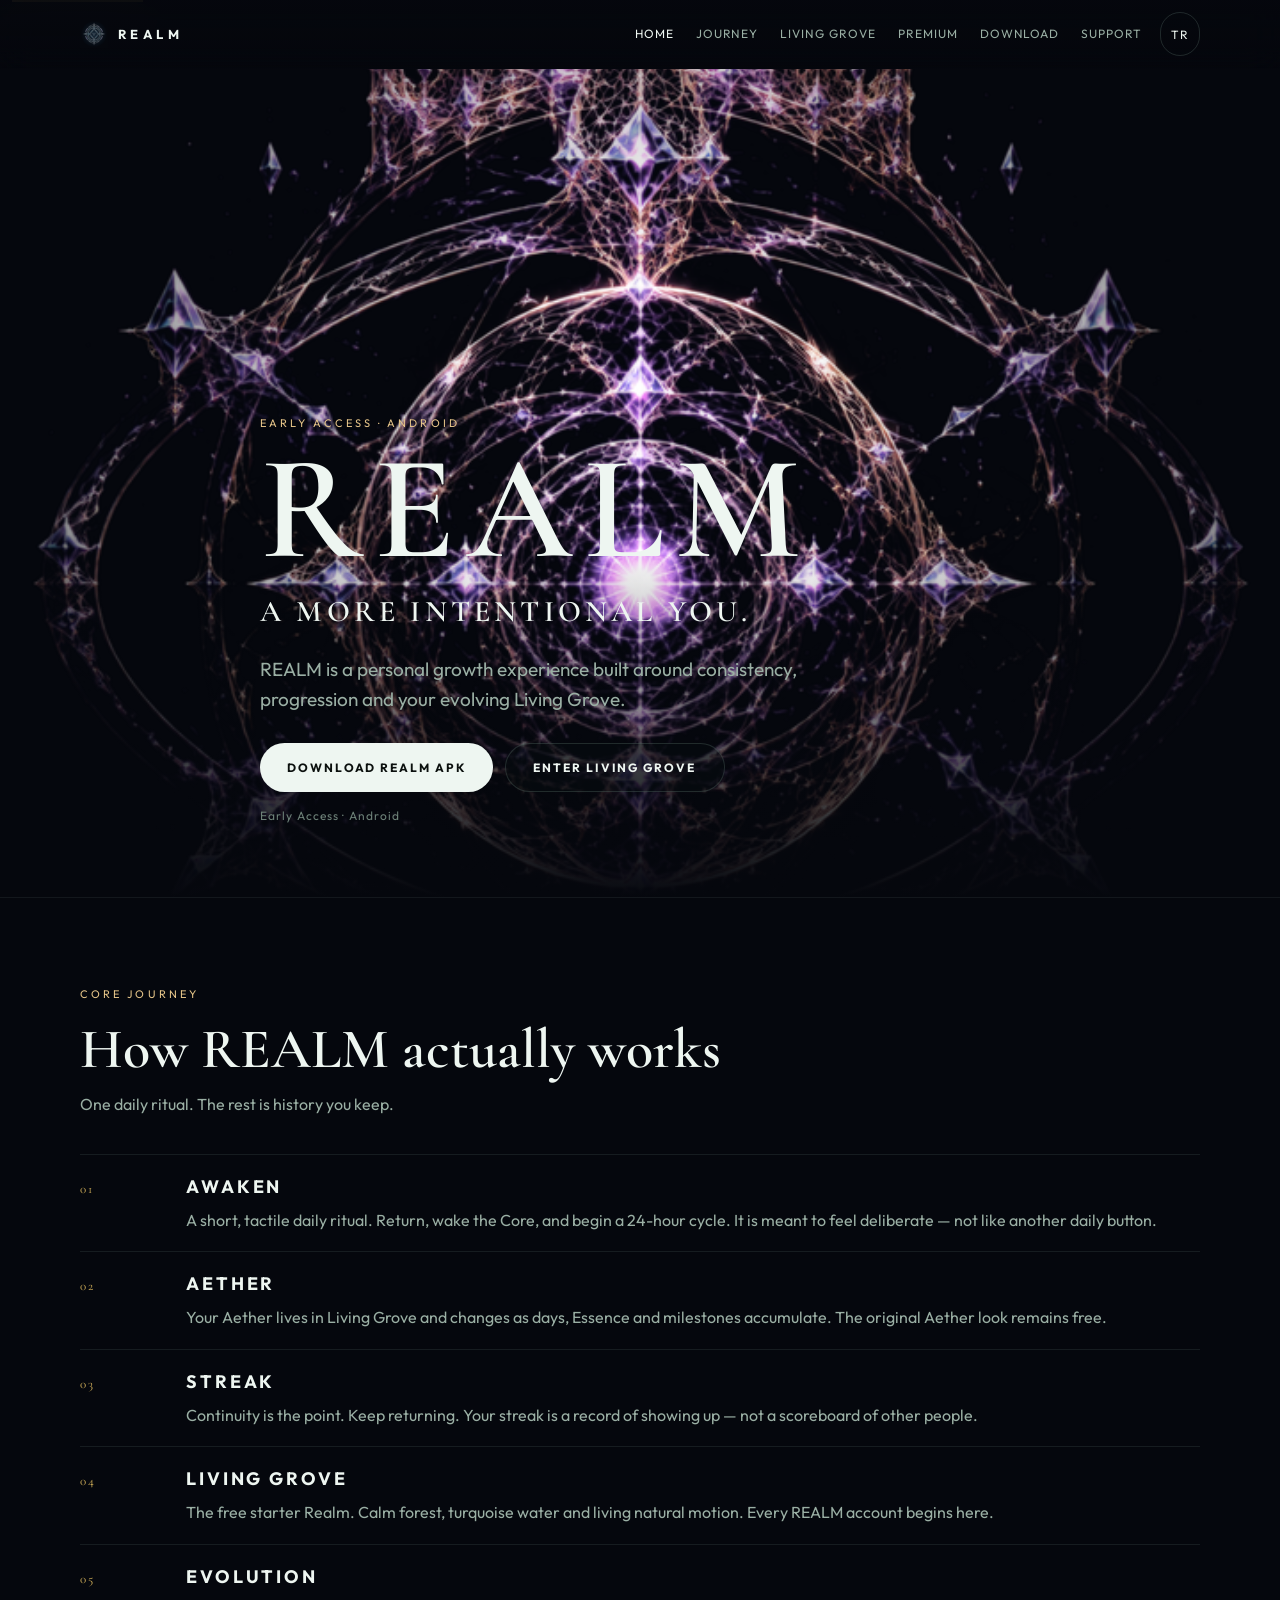
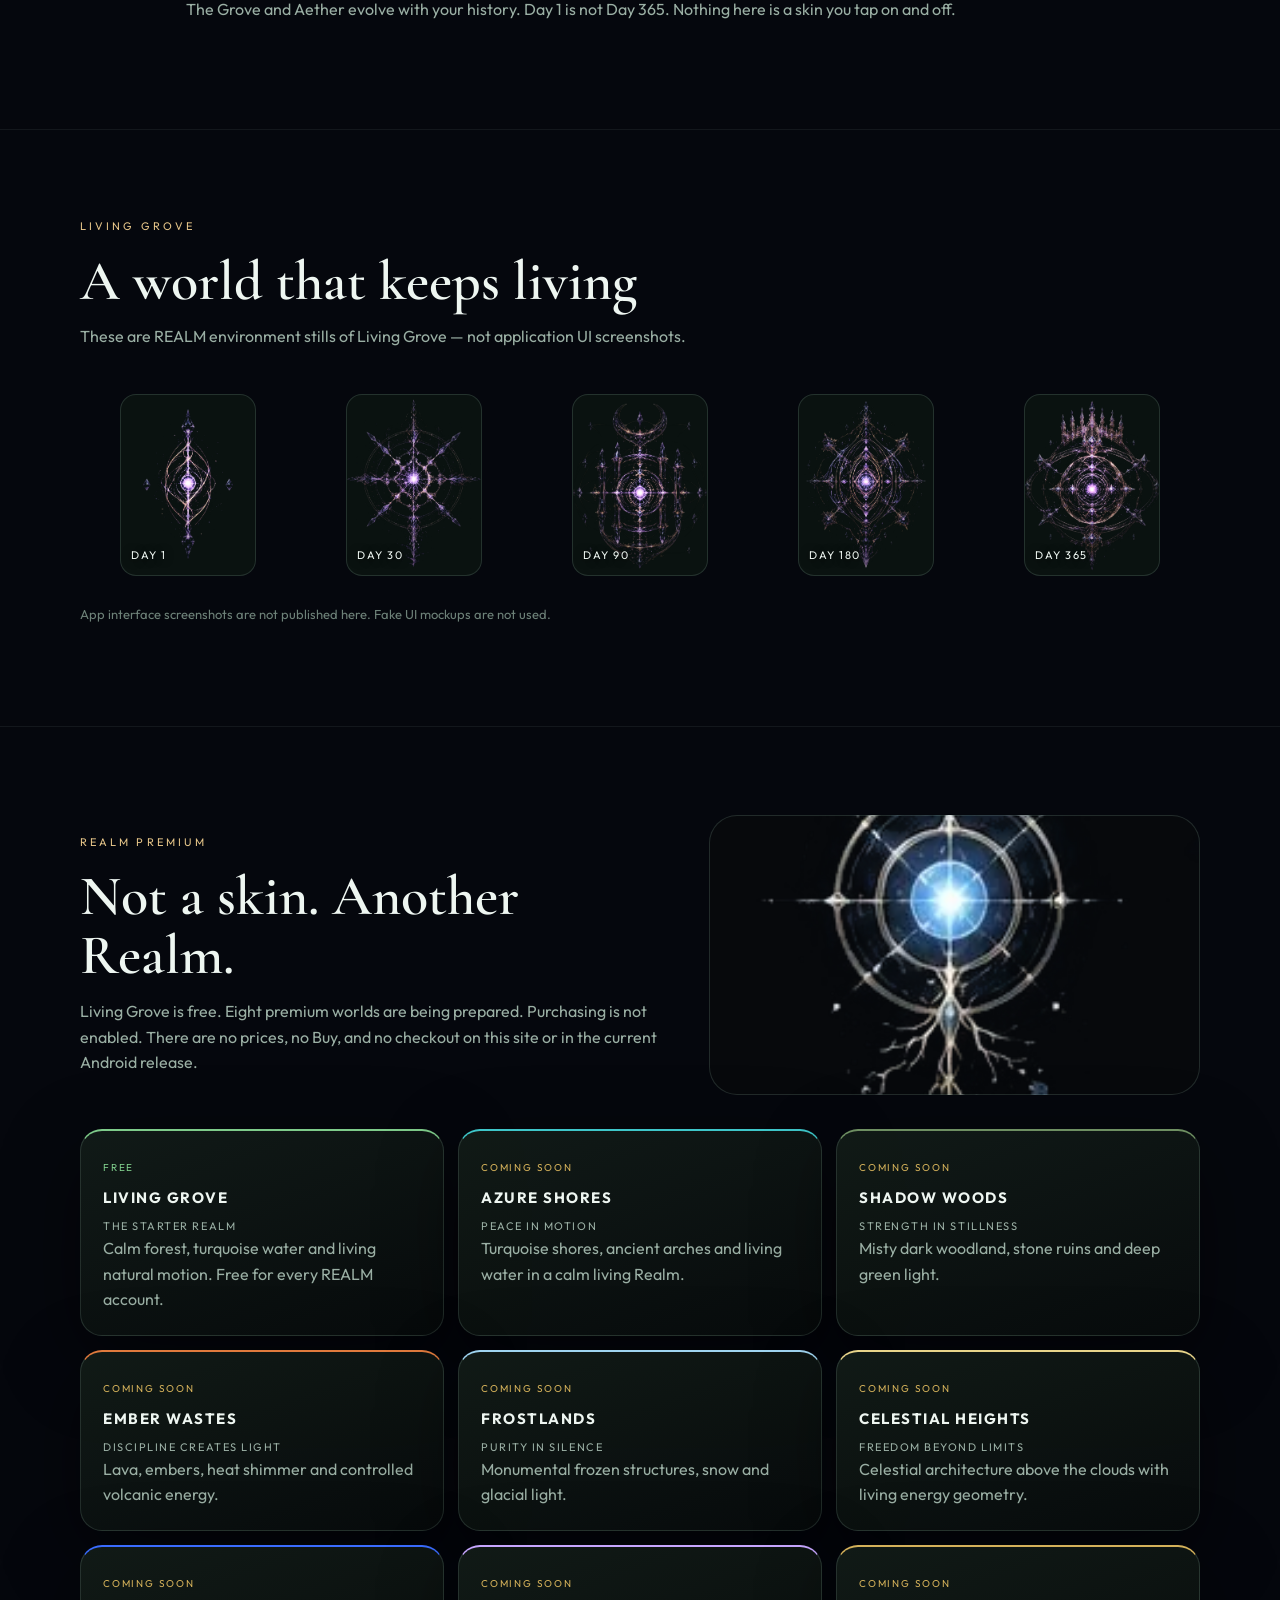
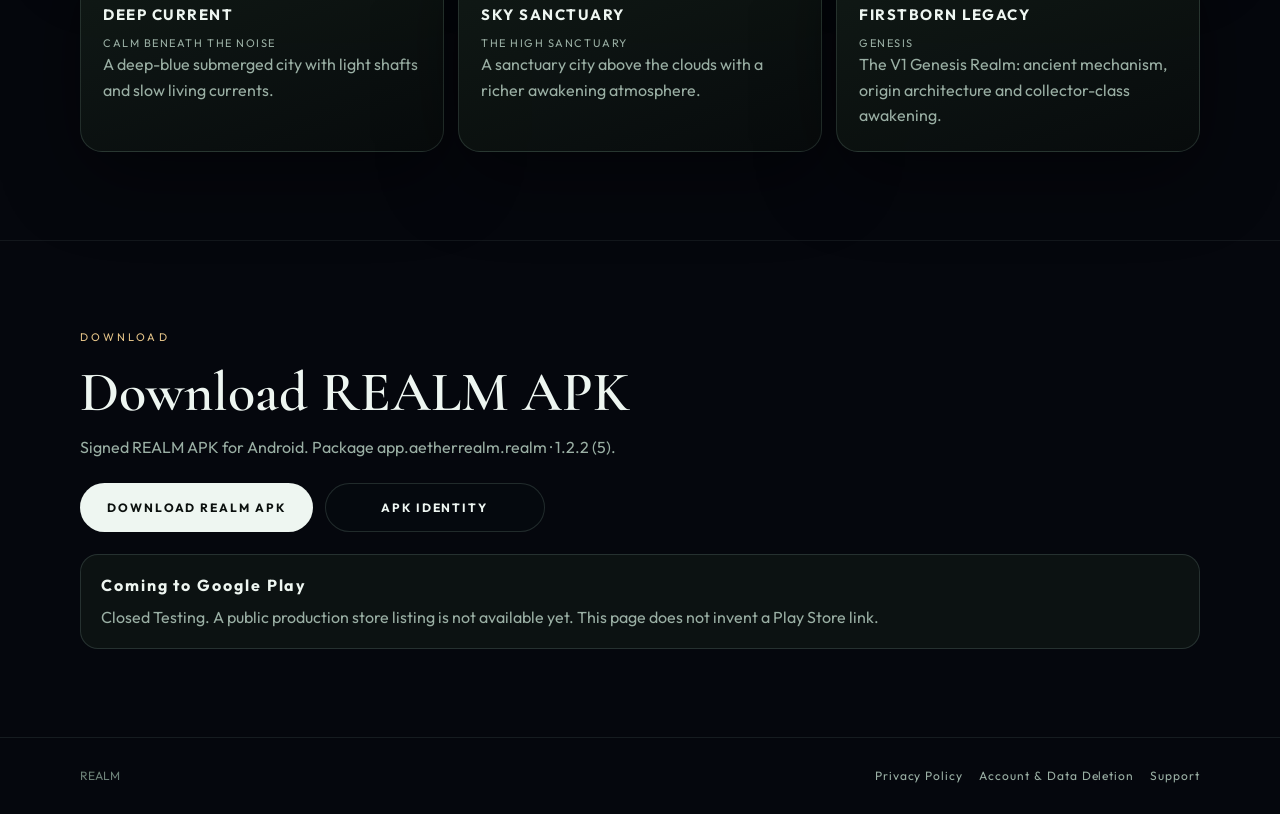
<file: index.html>
<!doctype html>
<html lang="en">
<head>
  <meta charset="utf-8">
  <meta name="viewport" content="width=device-width, initial-scale=1, viewport-fit=cover">
  <title>REALM — A more intentional you</title>
  <meta name="description" content="REALM is a personal growth experience built around consistency, progression and your evolving Living Grove.">
  <meta name="theme-color" content="#05070d">
  <link rel="canonical" href="https://brokebrosol.github.io/realm/">
  <meta property="og:title" content="REALM — A more intentional you">
  <meta property="og:description" content="REALM is a personal growth experience built around consistency, progression and your evolving Living Grove.">
  <meta property="og:type" content="website">
  <meta property="og:url" content="https://brokebrosol.github.io/realm/">
  <meta property="og:image" content="https://brokebrosol.github.io/realm/assets/brand/og.png">
  <link rel="icon" href="./assets/brand/icon-512.png">
  <link rel="apple-touch-icon" href="./assets/brand/icon-512.png">
  <link rel="preconnect" href="https://fonts.googleapis.com">
  <link rel="preconnect" href="https://fonts.gstatic.com" crossorigin>
  <link href="https://fonts.googleapis.com/css2?family=Cormorant+Garamond:ital,wght@0,600;1,500&family=Outfit:wght@400;500;600;700&display=swap" rel="stylesheet">
  <link rel="stylesheet" href="./assets/site.css">
  
</head>
<body>

  <a class="skip" href="#content">Skip to content</a>
  <header class="site-header">
    <div class="wrap nav">
      <a class="brand" href="./">
        <img src="./assets/brand/icon-512.png" alt="" width="28" height="28">
        REALM
      </a>
      <nav class="nav-links" aria-label="Primary">
        <a href="./" aria-current="page" data-en="Home" data-tr="Ana Sayfa">Home</a><a href="./journey/" data-en="Journey" data-tr="Yolculuk">Journey</a><a href="./living-grove/" data-en="Living Grove" data-tr="Living Grove">Living Grove</a><a href="./premium/" data-en="Premium" data-tr="Premium">Premium</a><a href="./download/" data-en="Download" data-tr="İndir">Download</a><a href="./support/" data-en="Support" data-tr="Destek">Support</a>
        <button class="lang" type="button" aria-label="Switch language">TR</button>
      </nav>
      <button class="menu-btn" type="button" aria-expanded="false" data-en-aria="Open menu" data-tr-aria="Menüyü aç">Menu</button>
    </div>
    <nav class="drawer" aria-label="Mobile">
      <a href="./" aria-current="page" data-en="Home" data-tr="Ana Sayfa">Home</a><a href="./journey/" data-en="Journey" data-tr="Yolculuk">Journey</a><a href="./living-grove/" data-en="Living Grove" data-tr="Living Grove">Living Grove</a><a href="./premium/" data-en="Premium" data-tr="Premium">Premium</a><a href="./download/" data-en="Download" data-tr="İndir">Download</a><a href="./support/" data-en="Support" data-tr="Destek">Support</a>
    </nav>
  </header>

  <section class="hero" id="content">
    <div class="hero-bg"><img src="./assets/grove/day365.png" alt=""></div>
    <div class="wrap hero-copy">
      <p class="eyebrow" data-en="Early Access · Android" data-tr="Erken Erişim · Android">Early Access · Android</p>
      <h1>REALM</h1>
      <p class="intent" data-en="A MORE INTENTIONAL YOU." data-tr="DAHA BİLİNÇLİ BİR SEN.">A MORE INTENTIONAL YOU.</p>
      <p class="lede" data-en="REALM is a personal growth experience built around consistency, progression and your evolving Living Grove." data-tr="REALM; süreklilik, ilerleme ve gelişen Living Grove’un etrafında kurulu kişisel bir büyüme deneyimidir.">REALM is a personal growth experience built around consistency, progression and your evolving Living Grove.</p>
      <div class="cta-row">
        <a class="cta cta-primary" href="https://github.com/BrokeBroSOL/realm/releases/download/play-1.2.2-5/REALM-Play-app.aetherrealm.realm-1.2.2%2B5.apk" data-en="Download REALM APK" data-tr="REALM APK İndir">Download REALM APK</a>
        <a class="cta cta-ghost" href="./living-grove/" data-en="Enter Living Grove" data-tr="Living Grove’a bak">Enter Living Grove</a>
      </div>
      <span class="sub" data-en="Early Access · Android" data-tr="Erken Erişim · Android">Early Access · Android</span>
    </div>
  </section>

  <section class="section" id="journey">
    <div class="wrap">
      <p class="eyebrow">Core Journey</p>
      <h2 data-en="How REALM actually works" data-tr="REALM gerçekte nasıl işler">How REALM actually works</h2>
      <p class="lead" data-en="One daily ritual. The rest is history you keep." data-tr="Tek günlük ritüel. Gerisi, tuttuğun geçmiş.">One daily ritual. The rest is history you keep.</p>
      <div class="journey">
        <div class="step">
          <div class="step-index">01</div>
          <div>
            <h3>AWAKEN</h3>
            <p data-en="A short, tactile daily ritual. Return, wake the Core, and begin a 24-hour cycle. It is meant to feel deliberate — not like another daily button." data-tr="Kısa, dokunsal günlük bir ritüel. Geri dön, Core’u uyandır ve 24 saatlik döngüyü başlat. Sıradan bir günlük buton değil; bilinçli hissettirmek için tasarlandı.">A short, tactile daily ritual. Return, wake the Core, and begin a 24-hour cycle. It is meant to feel deliberate — not like another daily button.</p>
          </div>
        </div>
        <div class="step">
          <div class="step-index">02</div>
          <div>
            <h3>AETHER</h3>
            <p data-en="Your Aether lives in Living Grove and changes as days, Essence and milestones accumulate. The original Aether look remains free." data-tr="Aether’ın Living Grove’ta yaşar; günler, Essence ve kilometre taşları biriktikçe değişir. Orijinal Aether görünümü ücretsizdir.">Your Aether lives in Living Grove and changes as days, Essence and milestones accumulate. The original Aether look remains free.</p>
          </div>
        </div>
        <div class="step">
          <div class="step-index">03</div>
          <div>
            <h3>STREAK</h3>
            <p data-en="Continuity is the point. Keep returning. Your streak is a record of showing up — not a scoreboard of other people." data-tr="Mesele devamlılık. Geri dönmeye devam et. Serin, başkalarının skor tablosu değil; senin gelmiş olmanın kaydıdır.">Continuity is the point. Keep returning. Your streak is a record of showing up — not a scoreboard of other people.</p>
          </div>
        </div>
        <div class="step">
          <div class="step-index">04</div>
          <div>
            <h3>LIVING GROVE</h3>
            <p data-en="The free starter Realm. Calm forest, turquoise water and living natural motion. Every REALM account begins here." data-tr="Ücretsiz başlangıç Realm’i. Sakin orman, turkuaz su ve yaşayan doğal hareket. Her REALM hesabı burada başlar.">The free starter Realm. Calm forest, turquoise water and living natural motion. Every REALM account begins here.</p>
          </div>
        </div>
        <div class="step">
          <div class="step-index">05</div>
          <div>
            <h3>EVOLUTION</h3>
            <p data-en="The Grove and Aether evolve with your history. Day 1 is not Day 365. Nothing here is a skin you tap on and off." data-tr="Grove ve Aether, geçmişinle birlikte evrilir. 1. gün, 365. gün değildir. Burası açılıp kapanan bir skin değildir.">The Grove and Aether evolve with your history. Day 1 is not Day 365. Nothing here is a skin you tap on and off.</p>
          </div>
        </div>
      </div>
    </div>
  </section>

  <section class="section" id="grove">
    <div class="wrap">
      <p class="eyebrow">Living Grove</p>
      <h2 data-en="A world that keeps living" data-tr="Yaşamaya devam eden bir dünya">A world that keeps living</h2>
      <p class="lead" data-en="These are REALM environment stills of Living Grove — not application UI screenshots." data-tr="Bunlar Living Grove’un REALM ortam kareleridir — uygulama arayüzü ekran görüntüsü değildir.">These are REALM environment stills of Living Grove — not application UI screenshots.</p>
      <div class="still-grid">
        <figure class="still"><img src="./assets/grove/day1.png" alt="Living Grove, day 1 environment"><figcaption>DAY 1</figcaption></figure>
        <figure class="still"><img src="./assets/grove/day30.png" alt="Living Grove, day 30 environment"><figcaption>DAY 30</figcaption></figure>
        <figure class="still"><img src="./assets/grove/day90.png" alt="Living Grove, day 90 environment"><figcaption>DAY 90</figcaption></figure>
        <figure class="still"><img src="./assets/grove/day180.png" alt="Living Grove, day 180 environment"><figcaption>DAY 180</figcaption></figure>
        <figure class="still"><img src="./assets/grove/day365.png" alt="Living Grove, day 365 environment"><figcaption>DAY 365</figcaption></figure>
      </div>
      <p class="caption-note" data-en="App interface screenshots are not published here. Fake UI mockups are not used." data-tr="Uygulama arayüzü ekran görüntüleri burada yayımlanmıyor. Sahte arayüz mockup’ı kullanılmıyor.">App interface screenshots are not published here. Fake UI mockups are not used.</p>
    </div>
  </section>

  <section class="section" id="premium">
    <div class="wrap">
      <div class="premium-hero">
        <div>
          <p class="eyebrow">REALM Premium</p>
          <h2 data-en="Not a skin. Another Realm." data-tr="Bir skin değil. Başka bir Realm.">Not a skin. Another Realm.</h2>
          <p class="lead" data-en="Living Grove is free. Eight premium worlds are being prepared. Purchasing is not enabled. There are no prices, no Buy, and no checkout on this site or in the current Android release." data-tr="Living Grove ücretsizdir. Sekiz premium dünya hazırlanıyor. Satın alma açık değildir. Bu sitede ve mevcut Android sürümünde fiyat, Satın Al veya ödeme yoktur.">Living Grove is free. Eight premium worlds are being prepared. Purchasing is not enabled. There are no prices, no Buy, and no checkout on this site or in the current Android release.</p>
        </div>
        <div class="aether-orb" style="background-image:url('./assets/grove/aether-day7.webp')"></div>
      </div>
      <div class="grid">
        <article class="card" style="border-top: 2px solid #7ECB8A">
            <span class="tag free" data-en="FREE" data-tr="ÜCRETSİZ">FREE</span>
            <h3>LIVING GROVE</h3>
            <p class="motto" data-en="THE STARTER REALM" data-tr="BAŞLANGIÇ REALM’İ">THE STARTER REALM</p>
            <p data-en="Calm forest, turquoise water and living natural motion. Free for every REALM account." data-tr="Sakin orman, turkuaz su ve yaşayan doğal hareket. Her REALM hesabında ücretsiz.">Calm forest, turquoise water and living natural motion. Free for every REALM account.</p>
          </article>
<article class="card" style="border-top: 2px solid #3EC6C9">
            <span class="tag soon" data-en="COMING SOON" data-tr="YAKINDA">COMING SOON</span>
            <h3>AZURE SHORES</h3>
            <p class="motto" data-en="PEACE IN MOTION" data-tr="HAREKETTE HUZUR">PEACE IN MOTION</p>
            <p data-en="Turquoise shores, ancient arches and living water in a calm living Realm." data-tr="Turkuaz kıyılar, kadim kemerler ve hareket eden suyla sakin bir yaşayan Realm.">Turquoise shores, ancient arches and living water in a calm living Realm.</p>
          </article>
<article class="card" style="border-top: 2px solid #6E8F62">
            <span class="tag soon" data-en="COMING SOON" data-tr="YAKINDA">COMING SOON</span>
            <h3>SHADOW WOODS</h3>
            <p class="motto" data-en="STRENGTH IN STILLNESS" data-tr="DURULUKTA GÜÇ">STRENGTH IN STILLNESS</p>
            <p data-en="Misty dark woodland, stone ruins and deep green light." data-tr="Sisli koyu orman, taş kalıntılar ve derin yeşil ışık.">Misty dark woodland, stone ruins and deep green light.</p>
          </article>
<article class="card" style="border-top: 2px solid #E07A3D">
            <span class="tag soon" data-en="COMING SOON" data-tr="YAKINDA">COMING SOON</span>
            <h3>EMBER WASTES</h3>
            <p class="motto" data-en="DISCIPLINE CREATES LIGHT" data-tr="DİSİPLİN IŞIK YARATIR">DISCIPLINE CREATES LIGHT</p>
            <p data-en="Lava, embers, heat shimmer and controlled volcanic energy." data-tr="Lav, kor, ısı titreşimi ve kontrollü volkanik enerji.">Lava, embers, heat shimmer and controlled volcanic energy.</p>
          </article>
<article class="card" style="border-top: 2px solid #9FD4F0">
            <span class="tag soon" data-en="COMING SOON" data-tr="YAKINDA">COMING SOON</span>
            <h3>FROSTLANDS</h3>
            <p class="motto" data-en="PURITY IN SILENCE" data-tr="SESSİZLİKTE SAFLIK">PURITY IN SILENCE</p>
            <p data-en="Monumental frozen structures, snow and glacial light." data-tr="Buzla kaplı anıtsal yapılar, kar ve donmuş ışık.">Monumental frozen structures, snow and glacial light.</p>
          </article>
<article class="card" style="border-top: 2px solid #E8D48A">
            <span class="tag soon" data-en="COMING SOON" data-tr="YAKINDA">COMING SOON</span>
            <h3>CELESTIAL HEIGHTS</h3>
            <p class="motto" data-en="FREEDOM BEYOND LIMITS" data-tr="SINIRLARIN ÖTESİNDE ÖZGÜRLÜK">FREEDOM BEYOND LIMITS</p>
            <p data-en="Celestial architecture above the clouds with living energy geometry." data-tr="Bulutların üzerinde göksel mimari ve enerji geometrisi.">Celestial architecture above the clouds with living energy geometry.</p>
          </article>
<article class="card" style="border-top: 2px solid #3A6CFF">
            <span class="tag soon" data-en="COMING SOON" data-tr="YAKINDA">COMING SOON</span>
            <h3>DEEP CURRENT</h3>
            <p class="motto" data-en="CALM BENEATH THE NOISE" data-tr="GÜRÜLTÜNÜN ALTINDA SÜKUNET">CALM BENEATH THE NOISE</p>
            <p data-en="A deep-blue submerged city with light shafts and slow living currents." data-tr="Derin mavi sualtı şehri, ışık huzmeleri ve ağır akan yaşam.">A deep-blue submerged city with light shafts and slow living currents.</p>
          </article>
<article class="card" style="border-top: 2px solid #C7A6FF">
            <span class="tag soon" data-en="COMING SOON" data-tr="YAKINDA">COMING SOON</span>
            <h3>SKY SANCTUARY</h3>
            <p class="motto" data-en="THE HIGH SANCTUARY" data-tr="YÜKSEK TAPINAK">THE HIGH SANCTUARY</p>
            <p data-en="A sanctuary city above the clouds with a richer awakening atmosphere." data-tr="Bulutların üstünde kutsal şehir ve zenginleştirilmiş uyanış atmosferi.">A sanctuary city above the clouds with a richer awakening atmosphere.</p>
          </article>
<article class="card" style="border-top: 2px solid #D4B15A">
            <span class="tag soon" data-en="COMING SOON" data-tr="YAKINDA">COMING SOON</span>
            <h3>FIRSTBORN LEGACY</h3>
            <p class="motto" data-en="GENESIS" data-tr="GENESIS">GENESIS</p>
            <p data-en="The V1 Genesis Realm: ancient mechanism, origin architecture and collector-class awakening." data-tr="V1 Genesis Realm. Kadim mekanizma, köken mimarisi ve koleksiyon sınıfı uyanış.">The V1 Genesis Realm: ancient mechanism, origin architecture and collector-class awakening.</p>
          </article>
      </div>
    </div>
  </section>

  <section class="section" id="download">
    <div class="wrap">
      <p class="eyebrow">Download</p>
      <h2 data-en="Download REALM APK" data-tr="REALM APK İndir">Download REALM APK</h2>
      <p class="lead" data-en="Signed REALM APK for Android. Package app.aetherrealm.realm · 1.2.2 (5)." data-tr="Android için imzalı REALM APK. Paket app.aetherrealm.realm · 1.2.2 (5).">Signed REALM APK for Android. Package app.aetherrealm.realm · 1.2.2 (5).</p>
      <div class="cta-row" style="margin-top:22px">
        <a class="cta cta-primary" href="https://github.com/BrokeBroSOL/realm/releases/download/play-1.2.2-5/REALM-Play-app.aetherrealm.realm-1.2.2%2B5.apk" data-en="Download REALM APK" data-tr="REALM APK İndir">Download REALM APK</a>
        <a class="cta cta-ghost" href="./download/" data-en="APK identity" data-tr="APK kimliği">APK identity</a>
      </div>
      <div class="play-box">
        <strong data-en="Coming to Google Play" data-tr="Google Play’e geliyor">Coming to Google Play</strong>
        <span data-en="Closed Testing. A public production store listing is not available yet. This page does not invent a Play Store link." data-tr="Kapalı test. Herkese açık production mağaza kaydı henüz yok. Bu sayfa sahte bir Play Store bağlantısı oluşturmaz.">Closed Testing. A public production store listing is not available yet. This page does not invent a Play Store link.</span>
      </div>
    </div>
  </section>

  <footer>
    <div class="wrap foot">
      <div>REALM</div>
      <nav>
        <a href="./privacy/" data-en="Privacy Policy" data-tr="Gizlilik Politikası">Privacy Policy</a>
        <a href="./delete-account/" data-en="Account & Data Deletion" data-tr="Hesap ve Veri Silme">Account & Data Deletion</a>
        <a href="./support/" data-en="Support" data-tr="Destek">Support</a>
      </nav>
    </div>
  </footer>
  <script src="./assets/site.js"></script>
</body>
</html>
</file>
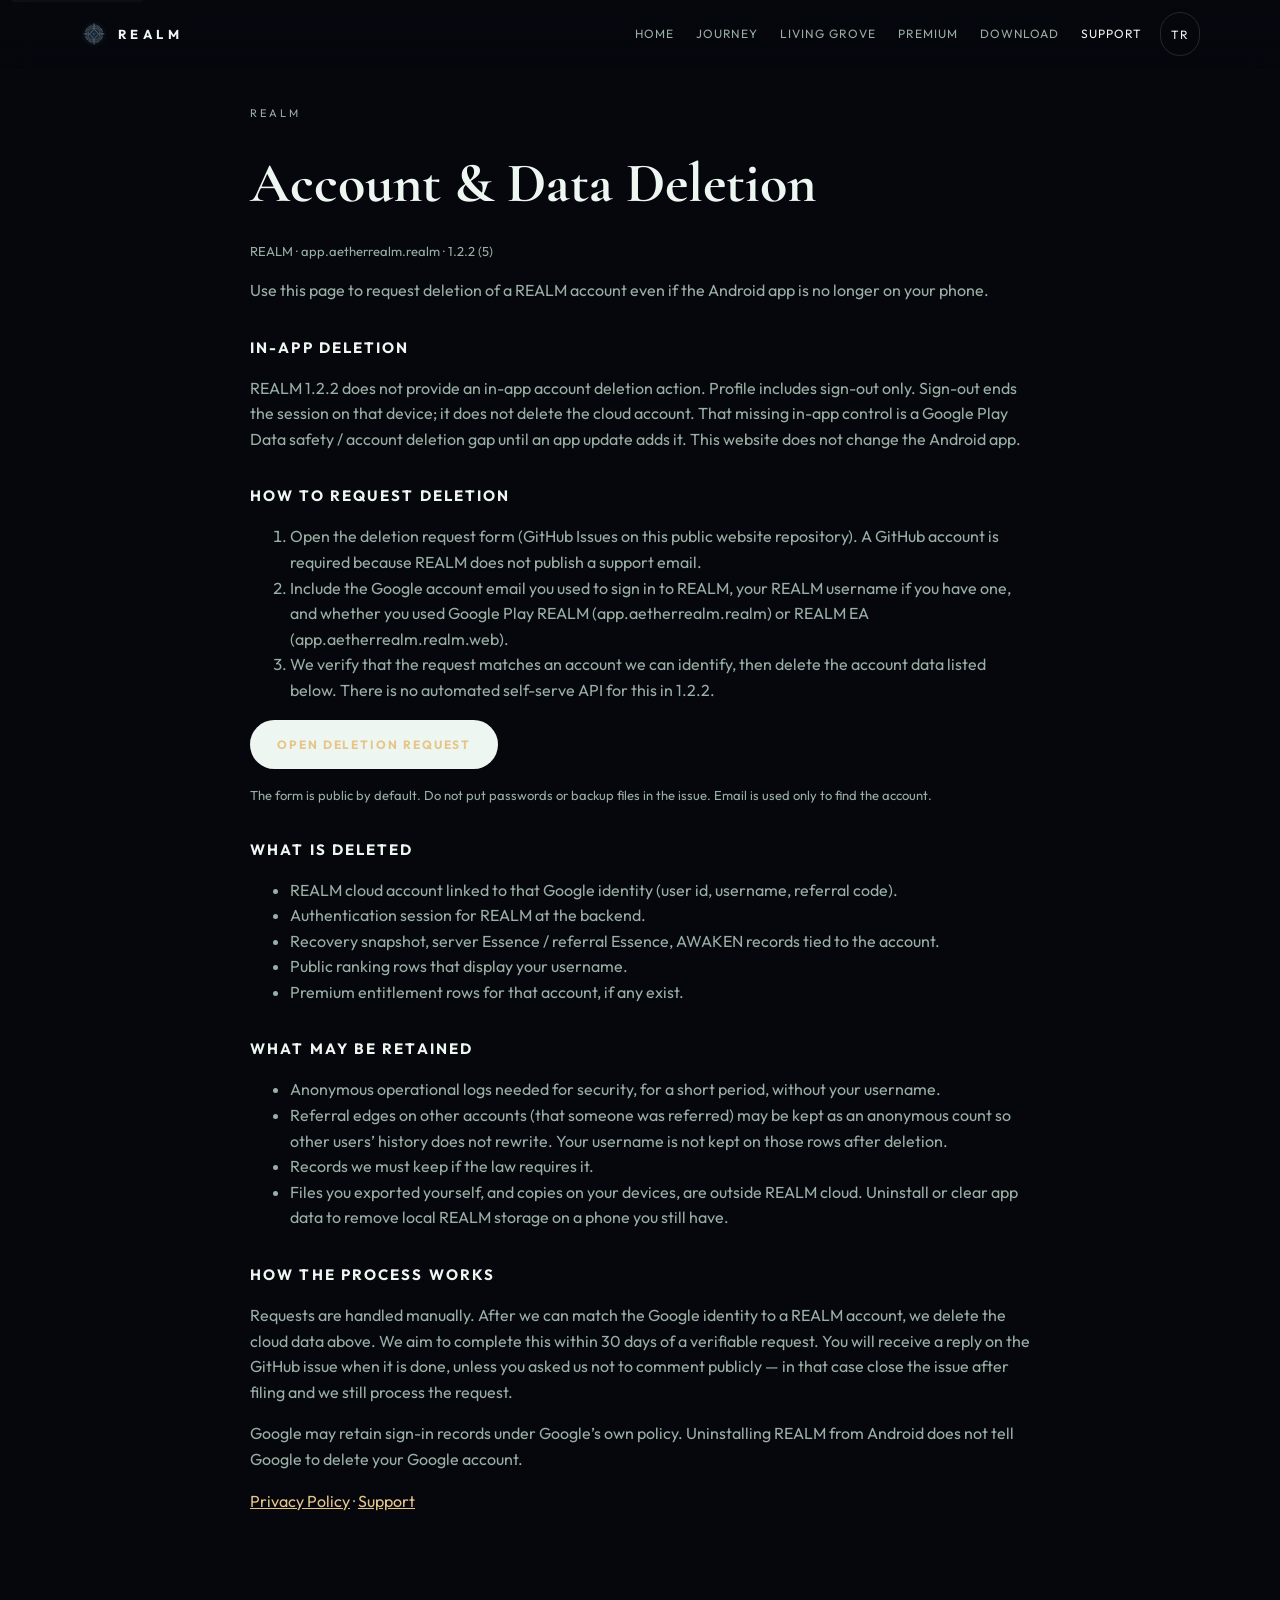
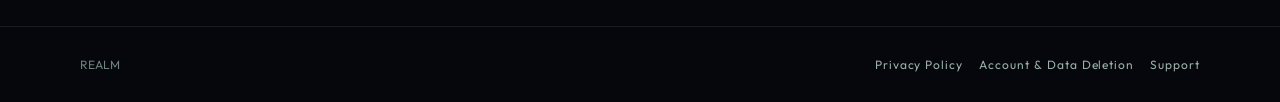
<file: delete-account/index.html>
<!doctype html>
<html lang="en">
<head>
  <meta charset="utf-8">
  <meta name="viewport" content="width=device-width, initial-scale=1, viewport-fit=cover">
  <title>REALM Account &amp; Data Deletion</title>
  <meta name="description" content="How to delete a REALM account and what data is removed. Public page for Google Play.">
  <meta name="theme-color" content="#05070d">
  <link rel="canonical" href="https://brokebrosol.github.io/realm/delete-account/">
  <meta property="og:title" content="REALM Account &amp; Data Deletion">
  <meta property="og:description" content="How to delete a REALM account and what data is removed. Public page for Google Play.">
  <meta property="og:type" content="website">
  <meta property="og:url" content="https://brokebrosol.github.io/realm/delete-account/">
  <meta property="og:image" content="https://brokebrosol.github.io/realm/assets/brand/og.png">
  <link rel="icon" href="../assets/brand/icon-512.png">
  <link rel="apple-touch-icon" href="../assets/brand/icon-512.png">
  <link rel="preconnect" href="https://fonts.googleapis.com">
  <link rel="preconnect" href="https://fonts.gstatic.com" crossorigin>
  <link href="https://fonts.googleapis.com/css2?family=Cormorant+Garamond:ital,wght@0,600;1,500&family=Outfit:wght@400;500;600;700&display=swap" rel="stylesheet">
  <link rel="stylesheet" href="../assets/site.css">
  
</head>
<body>

  <a class="skip" href="#content">Skip to content</a>
  <header class="site-header">
    <div class="wrap nav">
      <a class="brand" href="../">
        <img src="../assets/brand/icon-512.png" alt="" width="28" height="28">
        REALM
      </a>
      <nav class="nav-links" aria-label="Primary">
        <a href="../" data-en="Home" data-tr="Ana Sayfa">Home</a><a href="../journey/" data-en="Journey" data-tr="Yolculuk">Journey</a><a href="../living-grove/" data-en="Living Grove" data-tr="Living Grove">Living Grove</a><a href="../premium/" data-en="Premium" data-tr="Premium">Premium</a><a href="../download/" data-en="Download" data-tr="İndir">Download</a><a href="../support/" aria-current="page" data-en="Support" data-tr="Destek">Support</a>
        <button class="lang" type="button" aria-label="Switch language">TR</button>
      </nav>
      <button class="menu-btn" type="button" aria-expanded="false" data-en-aria="Open menu" data-tr-aria="Menüyü aç">Menu</button>
    </div>
    <nav class="drawer" aria-label="Mobile">
      <a href="../" data-en="Home" data-tr="Ana Sayfa">Home</a><a href="../journey/" data-en="Journey" data-tr="Yolculuk">Journey</a><a href="../living-grove/" data-en="Living Grove" data-tr="Living Grove">Living Grove</a><a href="../premium/" data-en="Premium" data-tr="Premium">Premium</a><a href="../download/" data-en="Download" data-tr="İndir">Download</a><a href="../support/" aria-current="page" data-en="Support" data-tr="Destek">Support</a>
    </nav>
  </header>

  <main id="content" class="legal">
    <p class="eyebrow">REALM</p>
    <h1 data-en="Account & Data Deletion" data-tr="Hesap ve Veri Silme">Account & Data Deletion</h1>
    <p class="meta-line">REALM · app.aetherrealm.realm · 1.2.2 (5)</p>
    <p data-en="Use this page to request deletion of a REALM account even if the Android app is no longer on your phone." data-tr="Android uygulaması telefonda olmasa bile REALM hesabının silinmesini bu sayfadan talep et.">Use this page to request deletion of a REALM account even if the Android app is no longer on your phone.</p>

    <h2 data-en="In-app deletion" data-tr="Uygulama içi silme">In-app deletion</h2>
    <p data-en="REALM 1.2.2 does not provide an in-app account deletion action. Profile includes sign-out only. Sign-out ends the session on that device; it does not delete the cloud account. That missing in-app control is a Google Play Data safety / account deletion gap until an app update adds it. This website does not change the Android app." data-tr="REALM 1.2.2 uygulama içi hesap silme eylemi sunmaz. Profil yalnızca çıkış içerir. Çıkış o cihazdaki oturumu bitirir; bulut hesabı silinmez. Bu eksik kontrol, bir uygulama güncellemesi ekleyene kadar Google Play Veri güvenliği / hesap silme boşluğudur. Bu site Android uygulamasını değiştirmez.">REALM 1.2.2 does not provide an in-app account deletion action. Profile includes sign-out only. Sign-out ends the session on that device; it does not delete the cloud account. That missing in-app control is a Google Play Data safety / account deletion gap until an app update adds it. This website does not change the Android app.</p>

    <h2 data-en="How to request deletion" data-tr="Silme talebi nasıl yapılır">How to request deletion</h2>
    <ol>
      <li data-en="Open the deletion request form (GitHub Issues on this public website repository). A GitHub account is required because REALM does not publish a support email." data-tr="Silme talep formunu aç (bu kamuya açık site deposundaki GitHub Issues). REALM destek e-postası yayımlamadığı için GitHub hesabı gerekir.">Open the deletion request form (GitHub Issues on this public website repository). A GitHub account is required because REALM does not publish a support email.</li>
      <li data-en="Include the Google account email you used to sign in to REALM, your REALM username if you have one, and whether you used Google Play REALM (app.aetherrealm.realm) or REALM EA (app.aetherrealm.realm.web)." data-tr="REALM’e girerken kullandığın Google hesap e-postasını, varsa REALM kullanıcı adını ve Google Play REALM (app.aetherrealm.realm) mi REALM EA (app.aetherrealm.realm.web) mi kullandığını yaz.">Include the Google account email you used to sign in to REALM, your REALM username if you have one, and whether you used Google Play REALM (app.aetherrealm.realm) or REALM EA (app.aetherrealm.realm.web).</li>
      <li data-en="We verify that the request matches an account we can identify, then delete the account data listed below. There is no automated self-serve API for this in 1.2.2." data-tr="Talebin tanımlayabildiğimiz bir hesapla eşleştiğini doğrular, ardından aşağıdaki hesap verisini sileriz. 1.2.2’de bunun için otomatik self-servis API yoktur.">We verify that the request matches an account we can identify, then delete the account data listed below. There is no automated self-serve API for this in 1.2.2.</li>
    </ol>
    <p><a class="cta cta-primary" href="https://github.com/BrokeBroSOL/realm/issues/new?template=account-deletion.yml" data-en="Open deletion request" data-tr="Silme talebini aç">Open deletion request</a></p>
    <p class="caption-note" data-en="The form is public by default. Do not put passwords or backup files in the issue. Email is used only to find the account." data-tr="Form varsayılan olarak herkese açıktır. Issue’ya şifre veya yedek dosyası koyma. E-posta yalnızca hesabı bulmak içindir.">The form is public by default. Do not put passwords or backup files in the issue. Email is used only to find the account.</p>

    <h2 data-en="What is deleted" data-tr="Neler silinir">What is deleted</h2>
    <ul>
      <li data-en="REALM cloud account linked to that Google identity (user id, username, referral code)." data-tr="O Google kimliğine bağlı REALM bulut hesabı (kullanıcı id, kullanıcı adı, referral kodu).">REALM cloud account linked to that Google identity (user id, username, referral code).</li>
      <li data-en="Authentication session for REALM at the backend." data-tr="Backend’deki REALM kimlik doğrulama oturumu.">Authentication session for REALM at the backend.</li>
      <li data-en="Recovery snapshot, server Essence / referral Essence, AWAKEN records tied to the account." data-tr="Kurtarma snapshot’ı, sunucu Essence / referral Essence, hesaba bağlı AWAKEN kayıtları.">Recovery snapshot, server Essence / referral Essence, AWAKEN records tied to the account.</li>
      <li data-en="Public ranking rows that display your username." data-tr="Kullanıcı adını gösteren herkese açık sıralama satırları.">Public ranking rows that display your username.</li>
      <li data-en="Premium entitlement rows for that account, if any exist." data-tr="Varsa o hesaba ait premium yetki satırları.">Premium entitlement rows for that account, if any exist.</li>
    </ul>

    <h2 data-en="What may be retained" data-tr="Neler tutulabilir">What may be retained</h2>
    <ul>
      <li data-en="Anonymous operational logs needed for security, for a short period, without your username." data-tr="Güvenlik için kısa süre gereken, kullanıcı adsız operasyonel günlükler.">Anonymous operational logs needed for security, for a short period, without your username.</li>
      <li data-en="Referral edges on other accounts (that someone was referred) may be kept as an anonymous count so other users’ history does not rewrite. Your username is not kept on those rows after deletion." data-tr="Başka hesaplardaki referral bağları (birinin davet edilmiş olması) anonim sayım olarak kalabilir; diğer kullanıcıların geçmişi yeniden yazılmaz. Silme sonrası o satırlarda kullanıcı adın tutulmaz.">Referral edges on other accounts (that someone was referred) may be kept as an anonymous count so other users’ history does not rewrite. Your username is not kept on those rows after deletion.</li>
      <li data-en="Records we must keep if the law requires it." data-tr="Yasanın tutmamızı istediği kayıtlar.">Records we must keep if the law requires it.</li>
      <li data-en="Files you exported yourself, and copies on your devices, are outside REALM cloud. Uninstall or clear app data to remove local REALM storage on a phone you still have." data-tr="Kendin dışa aktardığın dosyalar ve cihazlarındaki kopyalar REALM bulutunun dışındadır. Hâlâ sende olan bir telefondaki yerel REALM depolamasını kaldırmak için uygulamayı sil veya uygulama verisini temizle.">Files you exported yourself, and copies on your devices, are outside REALM cloud. Uninstall or clear app data to remove local REALM storage on a phone you still have.</li>
    </ul>

    <h2 data-en="How the process works" data-tr="Süreç nasıl işler">How the process works</h2>
    <p data-en="Requests are handled manually. After we can match the Google identity to a REALM account, we delete the cloud data above. We aim to complete this within 30 days of a verifiable request. You will receive a reply on the GitHub issue when it is done, unless you asked us not to comment publicly — in that case close the issue after filing and we still process the request." data-tr="Talepler elle işlenir. Google kimliğini bir REALM hesabıyla eşleştirebildikten sonra yukarıdaki bulut verisini sileriz. Doğrulanabilir talepten itibaren 30 gün içinde tamamlamayı hedefleriz. Bitince GitHub issue’da yanıtlanır; herkese açık yorum istemezsen kayıt açtıktan sonra issue’yu kapat, talebi yine işleriz.">Requests are handled manually. After we can match the Google identity to a REALM account, we delete the cloud data above. We aim to complete this within 30 days of a verifiable request. You will receive a reply on the GitHub issue when it is done, unless you asked us not to comment publicly — in that case close the issue after filing and we still process the request.</p>
    <p data-en="Google may retain sign-in records under Google’s own policy. Uninstalling REALM from Android does not tell Google to delete your Google account." data-tr="Google, kendi politikası altında giriş kayıtlarını tutabilir. REALM’i Android’den kaldırmak Google hesabının silinmesini Google’a söylemez.">Google may retain sign-in records under Google’s own policy. Uninstalling REALM from Android does not tell Google to delete your Google account.</p>
    <p><a href="../privacy/" data-en="Privacy Policy" data-tr="Gizlilik Politikası">Privacy Policy</a> · <a href="../support/" data-en="Support" data-tr="Destek">Support</a></p>
  </main>

  <footer>
    <div class="wrap foot">
      <div>REALM</div>
      <nav>
        <a href="../privacy/" data-en="Privacy Policy" data-tr="Gizlilik Politikası">Privacy Policy</a>
        <a href="../delete-account/" data-en="Account & Data Deletion" data-tr="Hesap ve Veri Silme">Account & Data Deletion</a>
        <a href="../support/" data-en="Support" data-tr="Destek">Support</a>
      </nav>
    </div>
  </footer>
  <script src="../assets/site.js"></script>
</body>
</html>
</file>
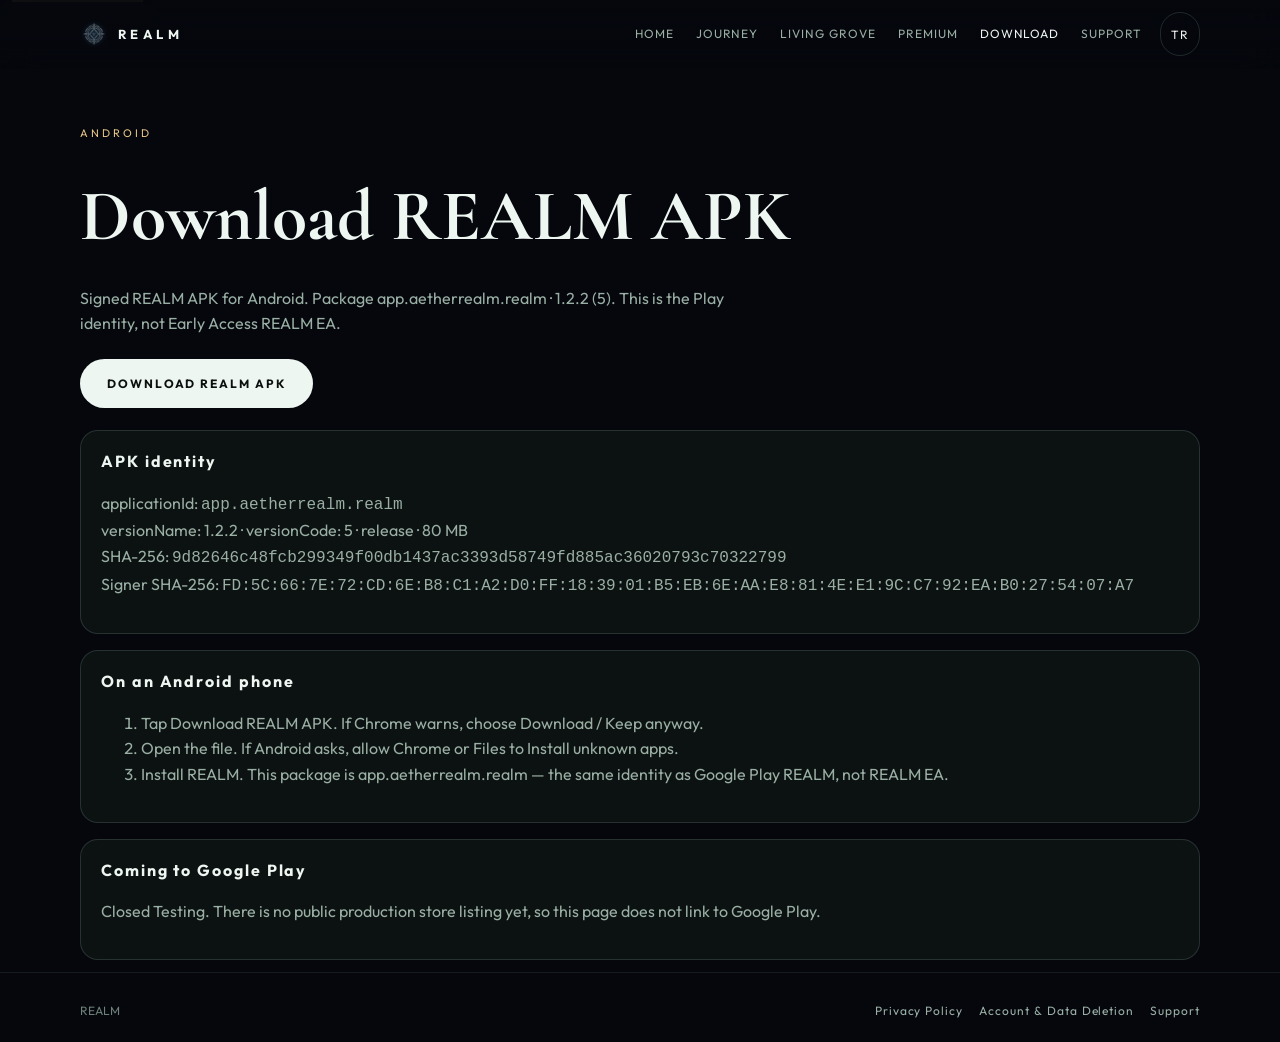
<file: download/index.html>
<!doctype html>
<html lang="en">
<head>
  <meta charset="utf-8">
  <meta name="viewport" content="width=device-width, initial-scale=1, viewport-fit=cover">
  <title>Download REALM APK</title>
  <meta name="description" content="Download the signed REALM Android APK. app.aetherrealm.realm 1.2.2 (5).">
  <meta name="theme-color" content="#05070d">
  <link rel="canonical" href="https://brokebrosol.github.io/realm/download/">
  <meta property="og:title" content="Download REALM APK">
  <meta property="og:description" content="Download the signed REALM Android APK. app.aetherrealm.realm 1.2.2 (5).">
  <meta property="og:type" content="website">
  <meta property="og:url" content="https://brokebrosol.github.io/realm/download/">
  <meta property="og:image" content="https://brokebrosol.github.io/realm/assets/brand/og.png">
  <link rel="icon" href="../assets/brand/icon-512.png">
  <link rel="apple-touch-icon" href="../assets/brand/icon-512.png">
  <link rel="preconnect" href="https://fonts.googleapis.com">
  <link rel="preconnect" href="https://fonts.gstatic.com" crossorigin>
  <link href="https://fonts.googleapis.com/css2?family=Cormorant+Garamond:ital,wght@0,600;1,500&family=Outfit:wght@400;500;600;700&display=swap" rel="stylesheet">
  <link rel="stylesheet" href="../assets/site.css">
</head>
<body>

  <a class="skip" href="#content">Skip to content</a>
  <header class="site-header">
    <div class="wrap nav">
      <a class="brand" href="../">
        <img src="../assets/brand/icon-512.png" alt="" width="28" height="28">
        REALM
      </a>
      <nav class="nav-links" aria-label="Primary">
        <a href="../" data-en="Home" data-tr="Ana Sayfa">Home</a><a href="../journey/" data-en="Journey" data-tr="Yolculuk">Journey</a><a href="../living-grove/" data-en="Living Grove" data-tr="Living Grove">Living Grove</a><a href="../premium/" data-en="Premium" data-tr="Premium">Premium</a><a href="../download/" aria-current="page" data-en="Download" data-tr="İndir">Download</a><a href="../support/" data-en="Support" data-tr="Destek">Support</a>
        <button class="lang" type="button" aria-label="Switch language">TR</button>
      </nav>
      <button class="menu-btn" type="button" aria-expanded="false" data-en-aria="Open menu" data-tr-aria="Menüyü aç">Menu</button>
    </div>
    <nav class="drawer" aria-label="Mobile">
      <a href="../" data-en="Home" data-tr="Ana Sayfa">Home</a><a href="../journey/" data-en="Journey" data-tr="Yolculuk">Journey</a><a href="../living-grove/" data-en="Living Grove" data-tr="Living Grove">Living Grove</a><a href="../premium/" data-en="Premium" data-tr="Premium">Premium</a><a href="../download/" aria-current="page" data-en="Download" data-tr="İndir">Download</a><a href="../support/" data-en="Support" data-tr="Destek">Support</a>
    </nav>
  </header>

  <main id="content" class="page-hero">
    <div class="wrap">
      <p class="eyebrow">Android</p>
      <h1 data-en="Download REALM APK" data-tr="REALM APK İndir">Download REALM APK</h1>
      <p class="lead" data-en="Signed REALM APK for Android. Package app.aetherrealm.realm · 1.2.2 (5). This is the Play identity, not Early Access REALM EA." data-tr="Android için imzalı REALM APK. Paket app.aetherrealm.realm · 1.2.2 (5). Bu Play kimliğidir; Early Access REALM EA değildir.">Signed REALM APK for Android. Package app.aetherrealm.realm · 1.2.2 (5). This is the Play identity, not Early Access REALM EA.</p>
      <div class="cta-row" style="margin-top:22px">
        <a class="cta cta-primary" href="https://github.com/BrokeBroSOL/realm/releases/download/play-1.2.2-5/REALM-Play-app.aetherrealm.realm-1.2.2%2B5.apk" data-en="Download REALM APK" data-tr="REALM APK İndir">Download REALM APK</a>
      </div>
      <div class="notice" style="margin-top:22px">
        <strong>APK identity</strong>
        <p>applicationId: <code>app.aetherrealm.realm</code><br>
        versionName: 1.2.2 · versionCode: 5 · release · 80 MB<br>
        SHA-256: <code>9d82646c48fcb299349f00db1437ac3393d58749fd885ac36020793c70322799</code><br>
        Signer SHA-256: <code>FD:5C:66:7E:72:CD:6E:B8:C1:A2:D0:FF:18:39:01:B5:EB:6E:AA:E8:81:4E:E1:9C:C7:92:EA:B0:27:54:07:A7</code></p>
      </div>
      <div class="notice" style="margin-top:16px">
        <strong data-en="On an Android phone" data-tr="Android telefonda">On an Android phone</strong>
        <ol>
          <li data-en="Tap Download REALM APK. If Chrome warns, choose Download / Keep anyway." data-tr="REALM APK İndir’e dokun. Chrome uyarırsa İndir / Yine de sakla’yı seç.">Tap Download REALM APK. If Chrome warns, choose Download / Keep anyway.</li>
          <li data-en="Open the file. If Android asks, allow Chrome or Files to Install unknown apps." data-tr="Dosyayı aç. Android isterse Chrome veya Dosyalar için Bilinmeyen uygulamalar yükleme iznini ver.">Open the file. If Android asks, allow Chrome or Files to Install unknown apps.</li>
          <li data-en="Install REALM. This package is app.aetherrealm.realm — the same identity as Google Play REALM, not REALM EA." data-tr="REALM’i kur. Bu paket app.aetherrealm.realm — Google Play REALM ile aynı kimlik, REALM EA değil.">Install REALM. This package is app.aetherrealm.realm — the same identity as Google Play REALM, not REALM EA.</li>
        </ol>
      </div>
      <div class="play-box" style="margin-top:16px">
        <strong data-en="Coming to Google Play" data-tr="Google Play’e geliyor">Coming to Google Play</strong>
        <p data-en="Closed Testing. There is no public production store listing yet, so this page does not link to Google Play." data-tr="Kapalı test. Henüz herkese açık production mağaza kaydı olmadığı için bu sayfa Google Play’e bağlanmaz.">Closed Testing. There is no public production store listing yet, so this page does not link to Google Play.</p>
      </div>
    </div>
  </main>

  <footer>
    <div class="wrap foot">
      <div>REALM</div>
      <nav>
        <a href="../privacy/" data-en="Privacy Policy" data-tr="Gizlilik Politikası">Privacy Policy</a>
        <a href="../delete-account/" data-en="Account & Data Deletion" data-tr="Hesap ve Veri Silme">Account & Data Deletion</a>
        <a href="../support/" data-en="Support" data-tr="Destek">Support</a>
      </nav>
    </div>
  </footer>
  <script src="../assets/site.js"></script>
</body>
</html>
</file>
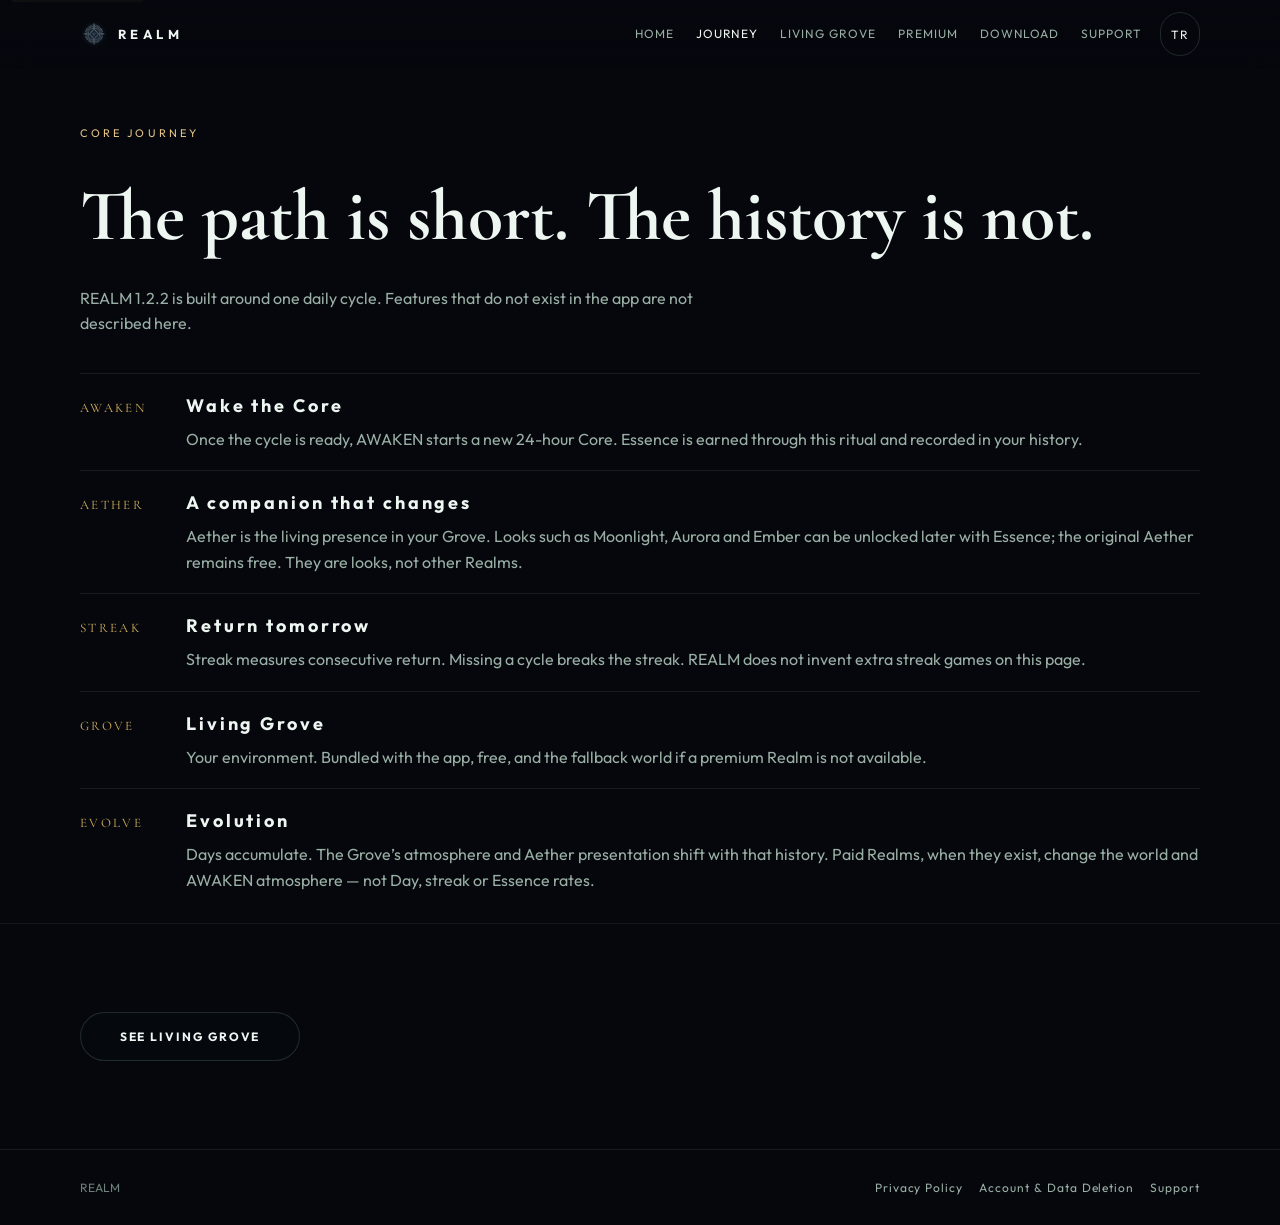
<file: journey/index.html>
<!doctype html>
<html lang="en">
<head>
  <meta charset="utf-8">
  <meta name="viewport" content="width=device-width, initial-scale=1, viewport-fit=cover">
  <title>Journey — REALM</title>
  <meta name="description" content="AWAKEN, Aether, streak, Living Grove and evolution — the real REALM progression.">
  <meta name="theme-color" content="#05070d">
  <link rel="canonical" href="https://brokebrosol.github.io/realm/journey/">
  <meta property="og:title" content="Journey — REALM">
  <meta property="og:description" content="AWAKEN, Aether, streak, Living Grove and evolution — the real REALM progression.">
  <meta property="og:type" content="website">
  <meta property="og:url" content="https://brokebrosol.github.io/realm/journey/">
  <meta property="og:image" content="https://brokebrosol.github.io/realm/assets/brand/og.png">
  <link rel="icon" href="../assets/brand/icon-512.png">
  <link rel="apple-touch-icon" href="../assets/brand/icon-512.png">
  <link rel="preconnect" href="https://fonts.googleapis.com">
  <link rel="preconnect" href="https://fonts.gstatic.com" crossorigin>
  <link href="https://fonts.googleapis.com/css2?family=Cormorant+Garamond:ital,wght@0,600;1,500&family=Outfit:wght@400;500;600;700&display=swap" rel="stylesheet">
  <link rel="stylesheet" href="../assets/site.css">
  
</head>
<body>

  <a class="skip" href="#content">Skip to content</a>
  <header class="site-header">
    <div class="wrap nav">
      <a class="brand" href="../">
        <img src="../assets/brand/icon-512.png" alt="" width="28" height="28">
        REALM
      </a>
      <nav class="nav-links" aria-label="Primary">
        <a href="../" data-en="Home" data-tr="Ana Sayfa">Home</a><a href="../journey/" aria-current="page" data-en="Journey" data-tr="Yolculuk">Journey</a><a href="../living-grove/" data-en="Living Grove" data-tr="Living Grove">Living Grove</a><a href="../premium/" data-en="Premium" data-tr="Premium">Premium</a><a href="../download/" data-en="Download" data-tr="İndir">Download</a><a href="../support/" data-en="Support" data-tr="Destek">Support</a>
        <button class="lang" type="button" aria-label="Switch language">TR</button>
      </nav>
      <button class="menu-btn" type="button" aria-expanded="false" data-en-aria="Open menu" data-tr-aria="Menüyü aç">Menu</button>
    </div>
    <nav class="drawer" aria-label="Mobile">
      <a href="../" data-en="Home" data-tr="Ana Sayfa">Home</a><a href="../journey/" aria-current="page" data-en="Journey" data-tr="Yolculuk">Journey</a><a href="../living-grove/" data-en="Living Grove" data-tr="Living Grove">Living Grove</a><a href="../premium/" data-en="Premium" data-tr="Premium">Premium</a><a href="../download/" data-en="Download" data-tr="İndir">Download</a><a href="../support/" data-en="Support" data-tr="Destek">Support</a>
    </nav>
  </header>

  <main id="content" class="page-hero">
    <div class="wrap">
      <p class="eyebrow">Core Journey</p>
      <h1 data-en="The path is short. The history is not." data-tr="Yol kısa. Geçmiş değil.">The path is short. The history is not.</h1>
      <p class="lead" data-en="REALM 1.2.2 is built around one daily cycle. Features that do not exist in the app are not described here." data-tr="REALM 1.2.2 tek günlük döngü etrafında kuruludur. Uygulamada olmayan özellikler burada anlatılmaz.">REALM 1.2.2 is built around one daily cycle. Features that do not exist in the app are not described here.</p>
      <div class="journey">
        <div class="step"><div class="step-index">AWAKEN</div><div><h3 data-en="Wake the Core" data-tr="Core’u uyandır">Wake the Core</h3><p data-en="Once the cycle is ready, AWAKEN starts a new 24-hour Core. Essence is earned through this ritual and recorded in your history." data-tr="Döngü hazır olduğunda AWAKEN yeni 24 saatlik Core’u başlatır. Essence bu ritüelle kazanılır ve geçmişine işlenir.">Once the cycle is ready, AWAKEN starts a new 24-hour Core. Essence is earned through this ritual and recorded in your history.</p></div></div>
        <div class="step"><div class="step-index">AETHER</div><div><h3 data-en="A companion that changes" data-tr="Değişen bir yoldaş">A companion that changes</h3><p data-en="Aether is the living presence in your Grove. Looks such as Moonlight, Aurora and Ember can be unlocked later with Essence; the original Aether remains free. They are looks, not other Realms." data-tr="Aether, Grove’undaki yaşayan varlıktır. Moonlight, Aurora ve Ember gibi görünümler daha sonra Essence ile açılabilir; orijinal Aether ücretsizdir. Bunlar look’tur, başka Realm’ler değil.">Aether is the living presence in your Grove. Looks such as Moonlight, Aurora and Ember can be unlocked later with Essence; the original Aether remains free. They are looks, not other Realms.</p></div></div>
        <div class="step"><div class="step-index">STREAK</div><div><h3 data-en="Return tomorrow" data-tr="Yarın geri dön">Return tomorrow</h3><p data-en="Streak measures consecutive return. Missing a cycle breaks the streak. REALM does not invent extra streak games on this page." data-tr="Seri, ardışık dönüşü ölçer. Bir döngüyü kaçırmak seriyi kırar. Bu sayfada ekstra seri oyunları uydurulmaz.">Streak measures consecutive return. Missing a cycle breaks the streak. REALM does not invent extra streak games on this page.</p></div></div>
        <div class="step"><div class="step-index">GROVE</div><div><h3>Living Grove</h3><p data-en="Your environment. Bundled with the app, free, and the fallback world if a premium Realm is not available." data-tr="Ortamın. Uygulamayla birlikte gelir, ücretsizdir ve premium bir Realm yoksa geri düşülen dünyadır.">Your environment. Bundled with the app, free, and the fallback world if a premium Realm is not available.</p></div></div>
        <div class="step"><div class="step-index">EVOLVE</div><div><h3 data-en="Evolution" data-tr="Evrim">Evolution</h3><p data-en="Days accumulate. The Grove’s atmosphere and Aether presentation shift with that history. Paid Realms, when they exist, change the world and AWAKEN atmosphere — not Day, streak or Essence rates." data-tr="Günler birikir. Grove atmosferi ve Aether sunumu bu geçmişle kayar. Ücretli Realm’ler (geldiklerinde) dünyayı ve AWAKEN atmosferini değiştirir — Day, seri veya Essence oranını değil.">Days accumulate. The Grove’s atmosphere and Aether presentation shift with that history. Paid Realms, when they exist, change the world and AWAKEN atmosphere — not Day, streak or Essence rates.</p></div></div>
      </div>
    </div>
  </main>
  <section class="section"><div class="wrap">
    <a class="cta cta-ghost" href="../living-grove/" data-en="See Living Grove" data-tr="Living Grove’u gör">See Living Grove</a>
  </div></section>

  <footer>
    <div class="wrap foot">
      <div>REALM</div>
      <nav>
        <a href="../privacy/" data-en="Privacy Policy" data-tr="Gizlilik Politikası">Privacy Policy</a>
        <a href="../delete-account/" data-en="Account & Data Deletion" data-tr="Hesap ve Veri Silme">Account & Data Deletion</a>
        <a href="../support/" data-en="Support" data-tr="Destek">Support</a>
      </nav>
    </div>
  </footer>
  <script src="../assets/site.js"></script>
</body>
</html>
</file>
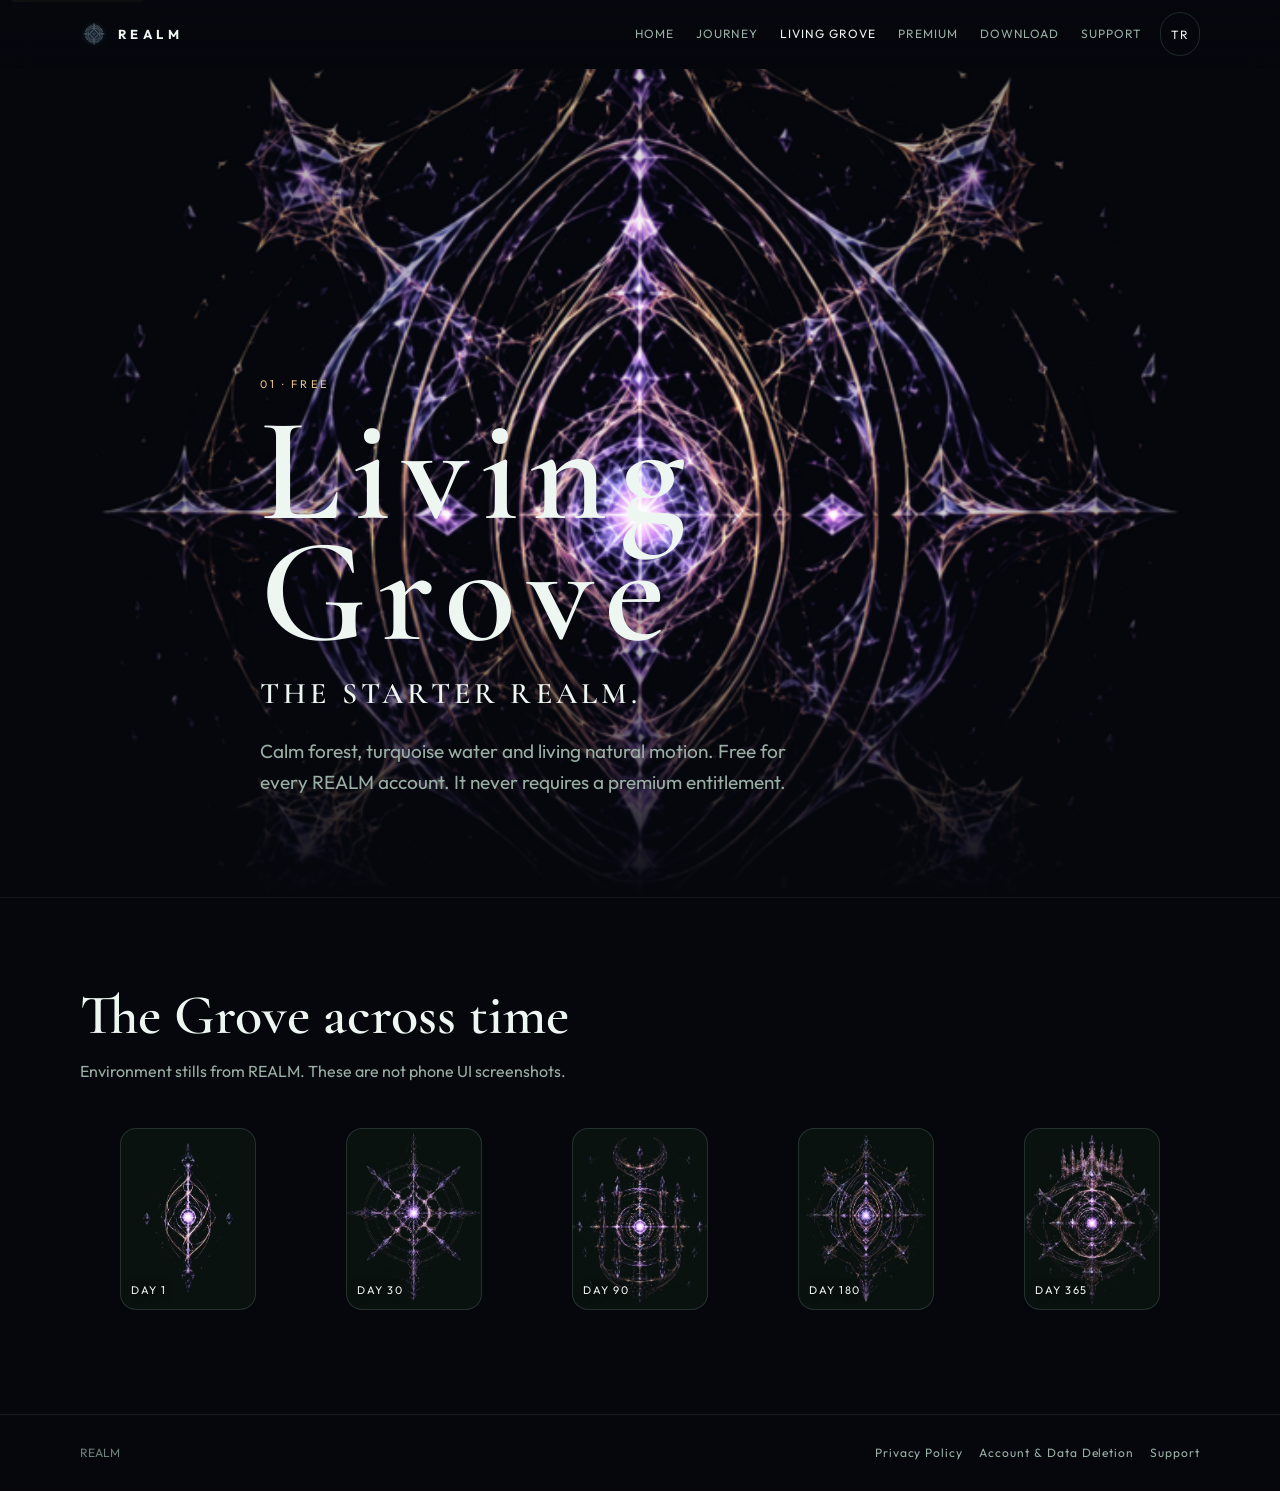
<file: living-grove/index.html>
<!doctype html>
<html lang="en">
<head>
  <meta charset="utf-8">
  <meta name="viewport" content="width=device-width, initial-scale=1, viewport-fit=cover">
  <title>Living Grove — REALM</title>
  <meta name="description" content="Living Grove is the free starter Realm. Calm forest, turquoise water, living motion.">
  <meta name="theme-color" content="#05070d">
  <link rel="canonical" href="https://brokebrosol.github.io/realm/living-grove/">
  <meta property="og:title" content="Living Grove — REALM">
  <meta property="og:description" content="Living Grove is the free starter Realm. Calm forest, turquoise water, living motion.">
  <meta property="og:type" content="website">
  <meta property="og:url" content="https://brokebrosol.github.io/realm/living-grove/">
  <meta property="og:image" content="https://brokebrosol.github.io/realm/assets/brand/og.png">
  <link rel="icon" href="../assets/brand/icon-512.png">
  <link rel="apple-touch-icon" href="../assets/brand/icon-512.png">
  <link rel="preconnect" href="https://fonts.googleapis.com">
  <link rel="preconnect" href="https://fonts.gstatic.com" crossorigin>
  <link href="https://fonts.googleapis.com/css2?family=Cormorant+Garamond:ital,wght@0,600;1,500&family=Outfit:wght@400;500;600;700&display=swap" rel="stylesheet">
  <link rel="stylesheet" href="../assets/site.css">
  
</head>
<body>

  <a class="skip" href="#content">Skip to content</a>
  <header class="site-header">
    <div class="wrap nav">
      <a class="brand" href="../">
        <img src="../assets/brand/icon-512.png" alt="" width="28" height="28">
        REALM
      </a>
      <nav class="nav-links" aria-label="Primary">
        <a href="../" data-en="Home" data-tr="Ana Sayfa">Home</a><a href="../journey/" data-en="Journey" data-tr="Yolculuk">Journey</a><a href="../living-grove/" aria-current="page" data-en="Living Grove" data-tr="Living Grove">Living Grove</a><a href="../premium/" data-en="Premium" data-tr="Premium">Premium</a><a href="../download/" data-en="Download" data-tr="İndir">Download</a><a href="../support/" data-en="Support" data-tr="Destek">Support</a>
        <button class="lang" type="button" aria-label="Switch language">TR</button>
      </nav>
      <button class="menu-btn" type="button" aria-expanded="false" data-en-aria="Open menu" data-tr-aria="Menüyü aç">Menu</button>
    </div>
    <nav class="drawer" aria-label="Mobile">
      <a href="../" data-en="Home" data-tr="Ana Sayfa">Home</a><a href="../journey/" data-en="Journey" data-tr="Yolculuk">Journey</a><a href="../living-grove/" aria-current="page" data-en="Living Grove" data-tr="Living Grove">Living Grove</a><a href="../premium/" data-en="Premium" data-tr="Premium">Premium</a><a href="../download/" data-en="Download" data-tr="İndir">Download</a><a href="../support/" data-en="Support" data-tr="Destek">Support</a>
    </nav>
  </header>

  <section class="hero" id="content">
    <div class="hero-bg"><img src="../assets/grove/day180.png" alt=""></div>
    <div class="wrap hero-copy">
      <p class="eyebrow">01 · FREE</p>
      <h1>Living Grove</h1>
      <p class="intent" data-en="The starter Realm." data-tr="Başlangıç Realm’i.">The starter Realm.</p>
      <p class="lede" data-en="Calm forest, turquoise water and living natural motion. Free for every REALM account. It never requires a premium entitlement." data-tr="Sakin orman, turkuaz su ve yaşayan doğal hareket. Her REALM hesabında ücretsizdir. Premium yetkisi asla gerektirmez.">Calm forest, turquoise water and living natural motion. Free for every REALM account. It never requires a premium entitlement.</p>
    </div>
  </section>
  <section class="section">
    <div class="wrap">
      <h2 data-en="The Grove across time" data-tr="Zaman içinde Grove">The Grove across time</h2>
      <p class="lead" data-en="Environment stills from REALM. These are not phone UI screenshots." data-tr="REALM ortam kareleri. Telefon arayüzü ekran görüntüsü değildir.">Environment stills from REALM. These are not phone UI screenshots.</p>
      <div class="still-grid">
        <figure class="still"><img src="../assets/grove/day1.png" alt="Living Grove day 1"><figcaption>DAY 1</figcaption></figure>
        <figure class="still"><img src="../assets/grove/day30.png" alt="Living Grove day 30"><figcaption>DAY 30</figcaption></figure>
        <figure class="still"><img src="../assets/grove/day90.png" alt="Living Grove day 90"><figcaption>DAY 90</figcaption></figure>
        <figure class="still"><img src="../assets/grove/day180.png" alt="Living Grove day 180"><figcaption>DAY 180</figcaption></figure>
        <figure class="still"><img src="../assets/grove/day365.png" alt="Living Grove day 365"><figcaption>DAY 365</figcaption></figure>
      </div>
    </div>
  </section>

  <footer>
    <div class="wrap foot">
      <div>REALM</div>
      <nav>
        <a href="../privacy/" data-en="Privacy Policy" data-tr="Gizlilik Politikası">Privacy Policy</a>
        <a href="../delete-account/" data-en="Account & Data Deletion" data-tr="Hesap ve Veri Silme">Account & Data Deletion</a>
        <a href="../support/" data-en="Support" data-tr="Destek">Support</a>
      </nav>
    </div>
  </footer>
  <script src="../assets/site.js"></script>
</body>
</html>
</file>
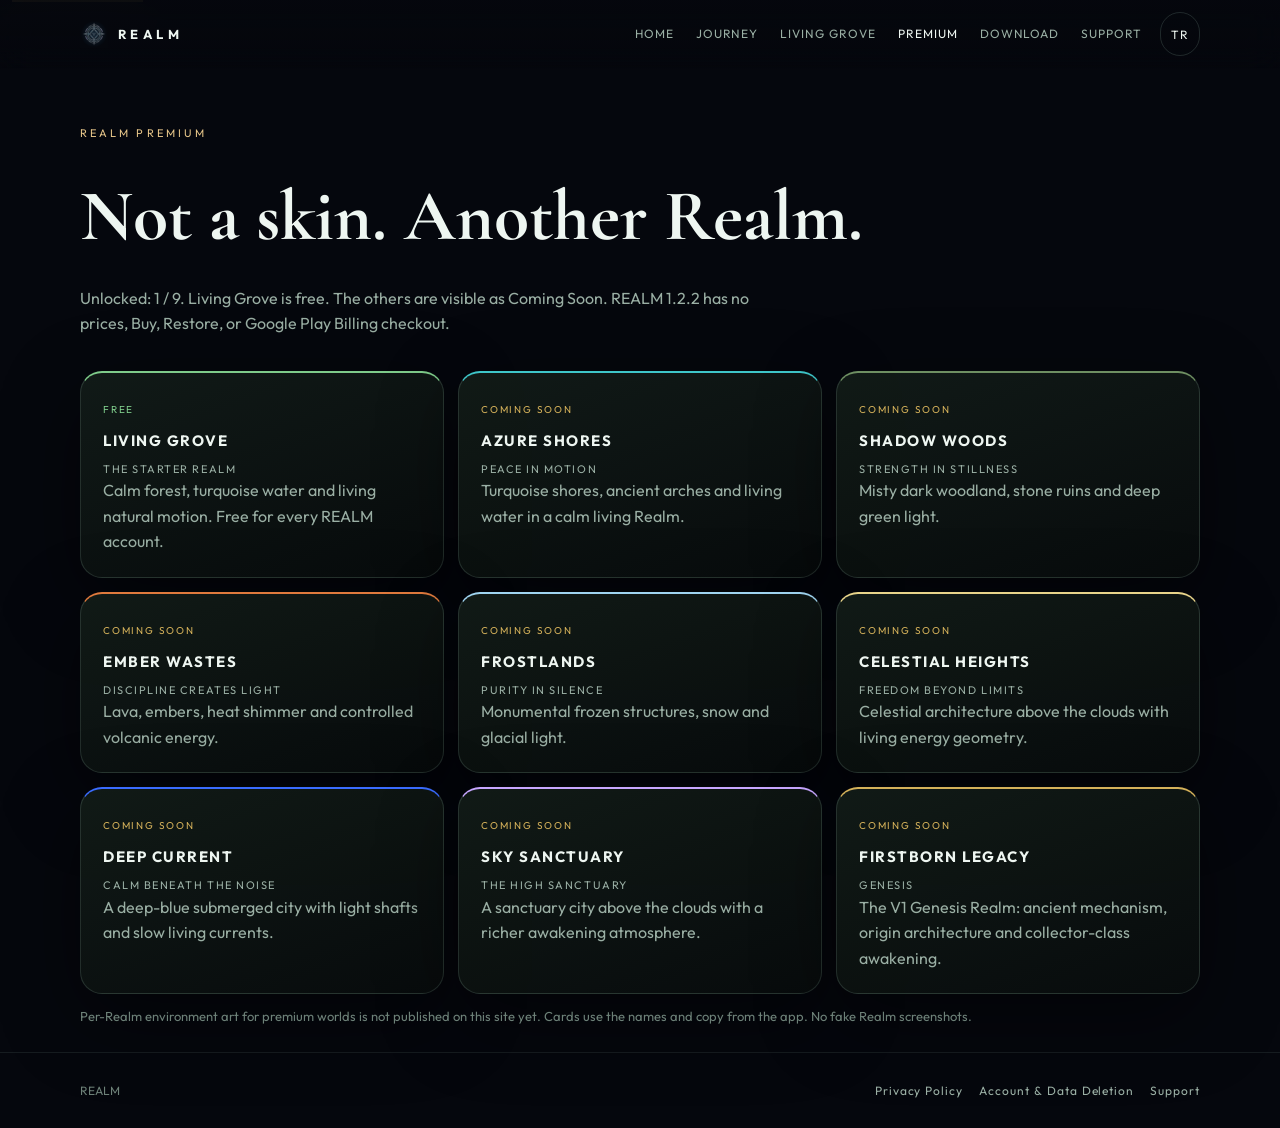
<file: premium/index.html>
<!doctype html>
<html lang="en">
<head>
  <meta charset="utf-8">
  <meta name="viewport" content="width=device-width, initial-scale=1, viewport-fit=cover">
  <title>REALM Premium — Coming Soon</title>
  <meta name="description" content="Living Grove is free. Eight premium Realms are coming soon. No prices and no purchase.">
  <meta name="theme-color" content="#05070d">
  <link rel="canonical" href="https://brokebrosol.github.io/realm/premium/">
  <meta property="og:title" content="REALM Premium — Coming Soon">
  <meta property="og:description" content="Living Grove is free. Eight premium Realms are coming soon. No prices and no purchase.">
  <meta property="og:type" content="website">
  <meta property="og:url" content="https://brokebrosol.github.io/realm/premium/">
  <meta property="og:image" content="https://brokebrosol.github.io/realm/assets/brand/og.png">
  <link rel="icon" href="../assets/brand/icon-512.png">
  <link rel="apple-touch-icon" href="../assets/brand/icon-512.png">
  <link rel="preconnect" href="https://fonts.googleapis.com">
  <link rel="preconnect" href="https://fonts.gstatic.com" crossorigin>
  <link href="https://fonts.googleapis.com/css2?family=Cormorant+Garamond:ital,wght@0,600;1,500&family=Outfit:wght@400;500;600;700&display=swap" rel="stylesheet">
  <link rel="stylesheet" href="../assets/site.css">
  
</head>
<body>

  <a class="skip" href="#content">Skip to content</a>
  <header class="site-header">
    <div class="wrap nav">
      <a class="brand" href="../">
        <img src="../assets/brand/icon-512.png" alt="" width="28" height="28">
        REALM
      </a>
      <nav class="nav-links" aria-label="Primary">
        <a href="../" data-en="Home" data-tr="Ana Sayfa">Home</a><a href="../journey/" data-en="Journey" data-tr="Yolculuk">Journey</a><a href="../living-grove/" data-en="Living Grove" data-tr="Living Grove">Living Grove</a><a href="../premium/" aria-current="page" data-en="Premium" data-tr="Premium">Premium</a><a href="../download/" data-en="Download" data-tr="İndir">Download</a><a href="../support/" data-en="Support" data-tr="Destek">Support</a>
        <button class="lang" type="button" aria-label="Switch language">TR</button>
      </nav>
      <button class="menu-btn" type="button" aria-expanded="false" data-en-aria="Open menu" data-tr-aria="Menüyü aç">Menu</button>
    </div>
    <nav class="drawer" aria-label="Mobile">
      <a href="../" data-en="Home" data-tr="Ana Sayfa">Home</a><a href="../journey/" data-en="Journey" data-tr="Yolculuk">Journey</a><a href="../living-grove/" data-en="Living Grove" data-tr="Living Grove">Living Grove</a><a href="../premium/" aria-current="page" data-en="Premium" data-tr="Premium">Premium</a><a href="../download/" data-en="Download" data-tr="İndir">Download</a><a href="../support/" data-en="Support" data-tr="Destek">Support</a>
    </nav>
  </header>

  <main id="content" class="page-hero">
    <div class="wrap">
      <p class="eyebrow">REALM Premium</p>
      <h1 data-en="Not a skin. Another Realm." data-tr="Bir skin değil. Başka bir Realm.">Not a skin. Another Realm.</h1>
      <p class="lead" data-en="Unlocked: 1 / 9. Living Grove is free. The others are visible as Coming Soon. REALM 1.2.2 has no prices, Buy, Restore, or Google Play Billing checkout." data-tr="Açık: 1 / 9. Living Grove ücretsiz. Diğerleri Yakında olarak görünür. REALM 1.2.2’de fiyat, Satın Al, Geri Yükle veya Google Play Billing ödemesi yoktur.">Unlocked: 1 / 9. Living Grove is free. The others are visible as Coming Soon. REALM 1.2.2 has no prices, Buy, Restore, or Google Play Billing checkout.</p>
      <div class="grid"><article class="card" style="border-top: 2px solid #7ECB8A">
            <span class="tag free" data-en="FREE" data-tr="ÜCRETSİZ">FREE</span>
            <h3>LIVING GROVE</h3>
            <p class="motto" data-en="THE STARTER REALM" data-tr="BAŞLANGIÇ REALM’İ">THE STARTER REALM</p>
            <p data-en="Calm forest, turquoise water and living natural motion. Free for every REALM account." data-tr="Sakin orman, turkuaz su ve yaşayan doğal hareket. Her REALM hesabında ücretsiz.">Calm forest, turquoise water and living natural motion. Free for every REALM account.</p>
          </article>
<article class="card" style="border-top: 2px solid #3EC6C9">
            <span class="tag soon" data-en="COMING SOON" data-tr="YAKINDA">COMING SOON</span>
            <h3>AZURE SHORES</h3>
            <p class="motto" data-en="PEACE IN MOTION" data-tr="HAREKETTE HUZUR">PEACE IN MOTION</p>
            <p data-en="Turquoise shores, ancient arches and living water in a calm living Realm." data-tr="Turkuaz kıyılar, kadim kemerler ve hareket eden suyla sakin bir yaşayan Realm.">Turquoise shores, ancient arches and living water in a calm living Realm.</p>
          </article>
<article class="card" style="border-top: 2px solid #6E8F62">
            <span class="tag soon" data-en="COMING SOON" data-tr="YAKINDA">COMING SOON</span>
            <h3>SHADOW WOODS</h3>
            <p class="motto" data-en="STRENGTH IN STILLNESS" data-tr="DURULUKTA GÜÇ">STRENGTH IN STILLNESS</p>
            <p data-en="Misty dark woodland, stone ruins and deep green light." data-tr="Sisli koyu orman, taş kalıntılar ve derin yeşil ışık.">Misty dark woodland, stone ruins and deep green light.</p>
          </article>
<article class="card" style="border-top: 2px solid #E07A3D">
            <span class="tag soon" data-en="COMING SOON" data-tr="YAKINDA">COMING SOON</span>
            <h3>EMBER WASTES</h3>
            <p class="motto" data-en="DISCIPLINE CREATES LIGHT" data-tr="DİSİPLİN IŞIK YARATIR">DISCIPLINE CREATES LIGHT</p>
            <p data-en="Lava, embers, heat shimmer and controlled volcanic energy." data-tr="Lav, kor, ısı titreşimi ve kontrollü volkanik enerji.">Lava, embers, heat shimmer and controlled volcanic energy.</p>
          </article>
<article class="card" style="border-top: 2px solid #9FD4F0">
            <span class="tag soon" data-en="COMING SOON" data-tr="YAKINDA">COMING SOON</span>
            <h3>FROSTLANDS</h3>
            <p class="motto" data-en="PURITY IN SILENCE" data-tr="SESSİZLİKTE SAFLIK">PURITY IN SILENCE</p>
            <p data-en="Monumental frozen structures, snow and glacial light." data-tr="Buzla kaplı anıtsal yapılar, kar ve donmuş ışık.">Monumental frozen structures, snow and glacial light.</p>
          </article>
<article class="card" style="border-top: 2px solid #E8D48A">
            <span class="tag soon" data-en="COMING SOON" data-tr="YAKINDA">COMING SOON</span>
            <h3>CELESTIAL HEIGHTS</h3>
            <p class="motto" data-en="FREEDOM BEYOND LIMITS" data-tr="SINIRLARIN ÖTESİNDE ÖZGÜRLÜK">FREEDOM BEYOND LIMITS</p>
            <p data-en="Celestial architecture above the clouds with living energy geometry." data-tr="Bulutların üzerinde göksel mimari ve enerji geometrisi.">Celestial architecture above the clouds with living energy geometry.</p>
          </article>
<article class="card" style="border-top: 2px solid #3A6CFF">
            <span class="tag soon" data-en="COMING SOON" data-tr="YAKINDA">COMING SOON</span>
            <h3>DEEP CURRENT</h3>
            <p class="motto" data-en="CALM BENEATH THE NOISE" data-tr="GÜRÜLTÜNÜN ALTINDA SÜKUNET">CALM BENEATH THE NOISE</p>
            <p data-en="A deep-blue submerged city with light shafts and slow living currents." data-tr="Derin mavi sualtı şehri, ışık huzmeleri ve ağır akan yaşam.">A deep-blue submerged city with light shafts and slow living currents.</p>
          </article>
<article class="card" style="border-top: 2px solid #C7A6FF">
            <span class="tag soon" data-en="COMING SOON" data-tr="YAKINDA">COMING SOON</span>
            <h3>SKY SANCTUARY</h3>
            <p class="motto" data-en="THE HIGH SANCTUARY" data-tr="YÜKSEK TAPINAK">THE HIGH SANCTUARY</p>
            <p data-en="A sanctuary city above the clouds with a richer awakening atmosphere." data-tr="Bulutların üstünde kutsal şehir ve zenginleştirilmiş uyanış atmosferi.">A sanctuary city above the clouds with a richer awakening atmosphere.</p>
          </article>
<article class="card" style="border-top: 2px solid #D4B15A">
            <span class="tag soon" data-en="COMING SOON" data-tr="YAKINDA">COMING SOON</span>
            <h3>FIRSTBORN LEGACY</h3>
            <p class="motto" data-en="GENESIS" data-tr="GENESIS">GENESIS</p>
            <p data-en="The V1 Genesis Realm: ancient mechanism, origin architecture and collector-class awakening." data-tr="V1 Genesis Realm. Kadim mekanizma, köken mimarisi ve koleksiyon sınıfı uyanış.">The V1 Genesis Realm: ancient mechanism, origin architecture and collector-class awakening.</p>
          </article></div>
      <p class="caption-note" data-en="Per-Realm environment art for premium worlds is not published on this site yet. Cards use the names and copy from the app. No fake Realm screenshots." data-tr="Premium dünyalar için ayrı ortam görselleri henüz bu sitede yayımlanmıyor. Kartlar uygulamadaki isimleri ve metinleri kullanır. Sahte Realm ekran görüntüsü yoktur.">Per-Realm environment art for premium worlds is not published on this site yet. Cards use the names and copy from the app. No fake Realm screenshots.</p>
    </div>
  </main>

  <footer>
    <div class="wrap foot">
      <div>REALM</div>
      <nav>
        <a href="../privacy/" data-en="Privacy Policy" data-tr="Gizlilik Politikası">Privacy Policy</a>
        <a href="../delete-account/" data-en="Account & Data Deletion" data-tr="Hesap ve Veri Silme">Account & Data Deletion</a>
        <a href="../support/" data-en="Support" data-tr="Destek">Support</a>
      </nav>
    </div>
  </footer>
  <script src="../assets/site.js"></script>
</body>
</html>
</file>
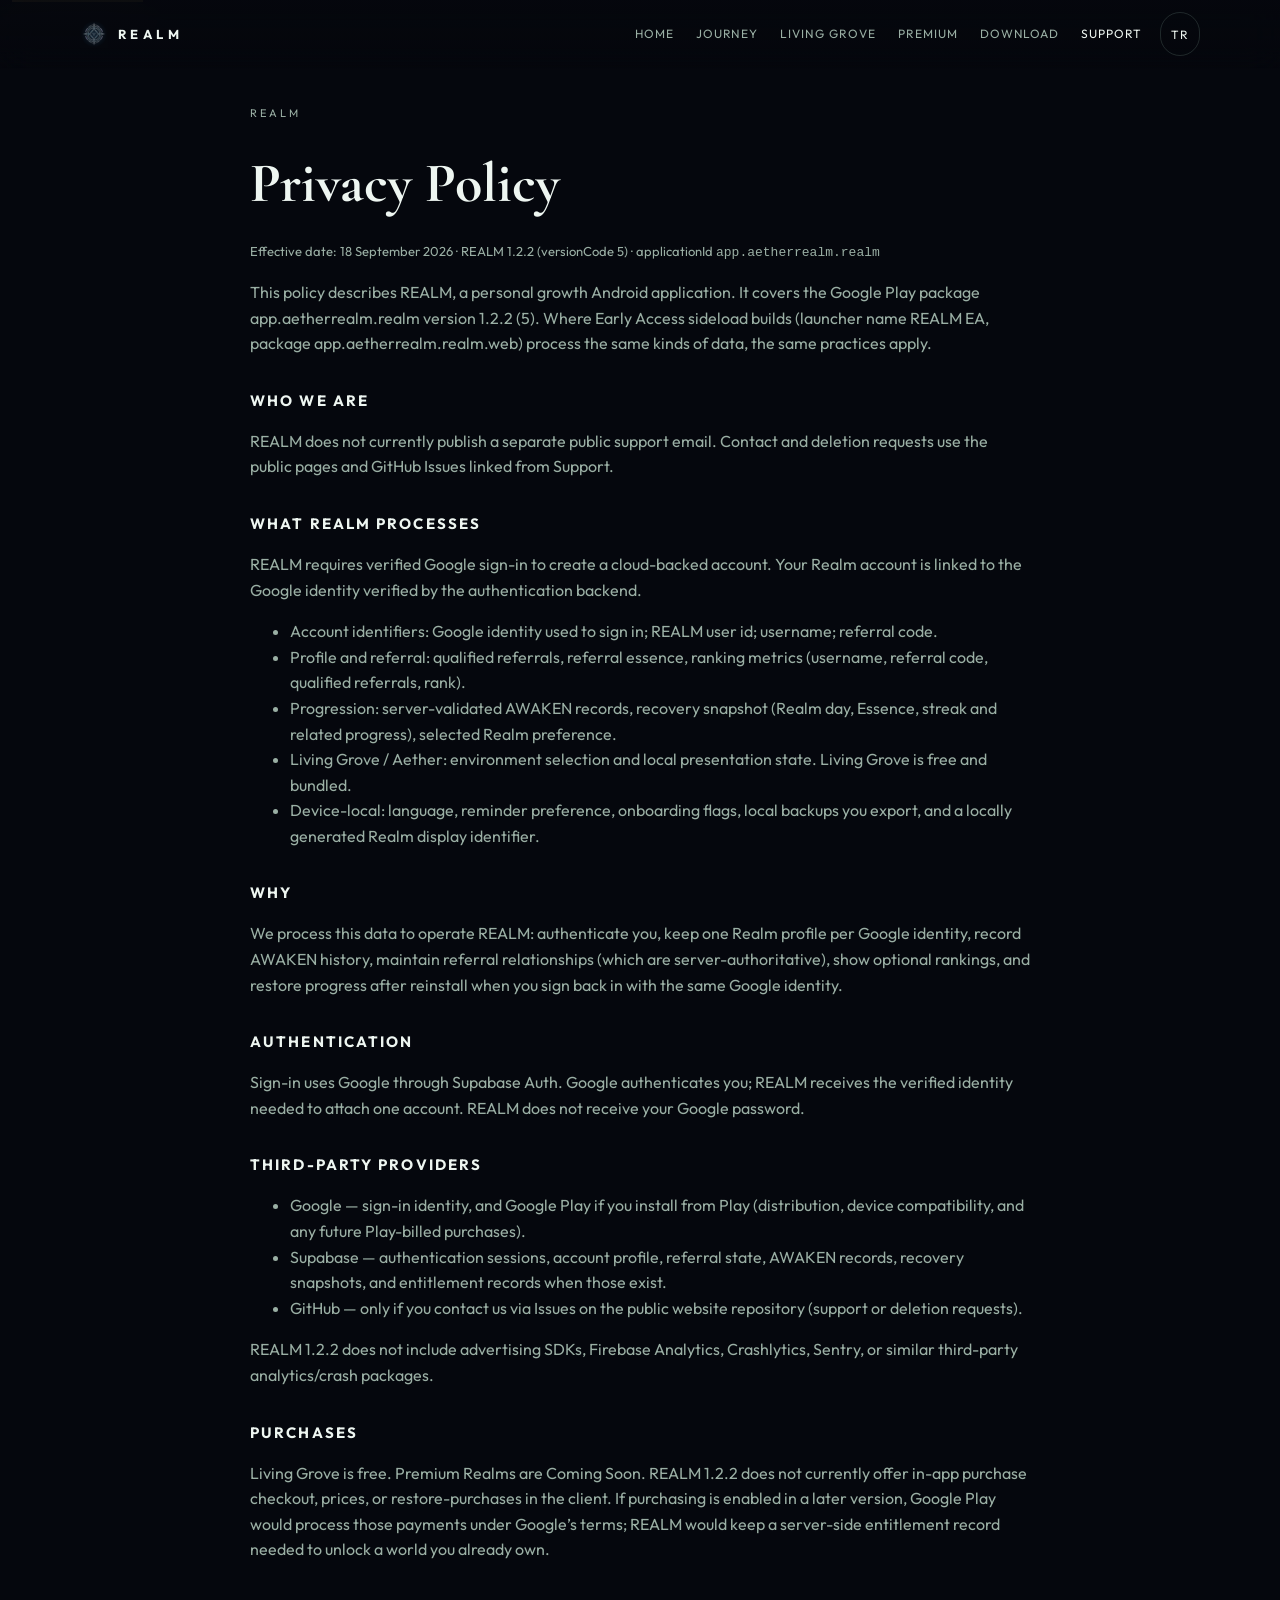
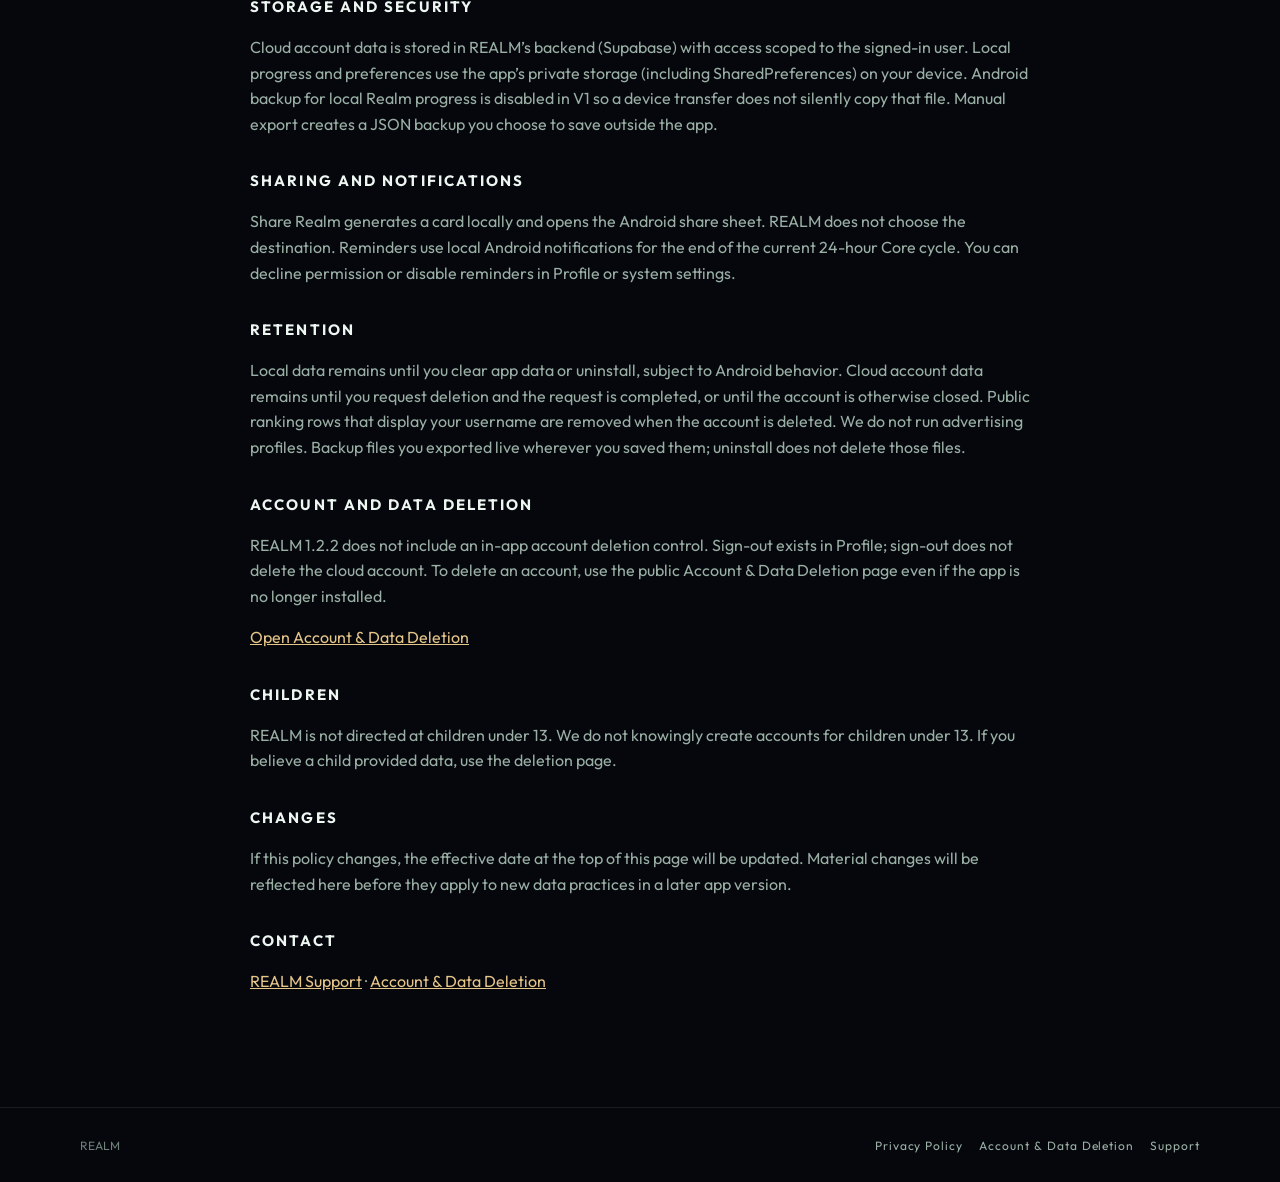
<file: privacy/index.html>
<!doctype html>
<html lang="en">
<head>
  <meta charset="utf-8">
  <meta name="viewport" content="width=device-width, initial-scale=1, viewport-fit=cover">
  <title>REALM Privacy Policy</title>
  <meta name="description" content="Privacy Policy for REALM 1.2.2 (app.aetherrealm.realm). Authentication, storage, retention, and deletion.">
  <meta name="theme-color" content="#05070d">
  <link rel="canonical" href="https://brokebrosol.github.io/realm/privacy/">
  <meta property="og:title" content="REALM Privacy Policy">
  <meta property="og:description" content="Privacy Policy for REALM 1.2.2 (app.aetherrealm.realm). Authentication, storage, retention, and deletion.">
  <meta property="og:type" content="website">
  <meta property="og:url" content="https://brokebrosol.github.io/realm/privacy/">
  <meta property="og:image" content="https://brokebrosol.github.io/realm/assets/brand/og.png">
  <link rel="icon" href="../assets/brand/icon-512.png">
  <link rel="apple-touch-icon" href="../assets/brand/icon-512.png">
  <link rel="preconnect" href="https://fonts.googleapis.com">
  <link rel="preconnect" href="https://fonts.gstatic.com" crossorigin>
  <link href="https://fonts.googleapis.com/css2?family=Cormorant+Garamond:ital,wght@0,600;1,500&family=Outfit:wght@400;500;600;700&display=swap" rel="stylesheet">
  <link rel="stylesheet" href="../assets/site.css">
  
</head>
<body>

  <a class="skip" href="#content">Skip to content</a>
  <header class="site-header">
    <div class="wrap nav">
      <a class="brand" href="../">
        <img src="../assets/brand/icon-512.png" alt="" width="28" height="28">
        REALM
      </a>
      <nav class="nav-links" aria-label="Primary">
        <a href="../" data-en="Home" data-tr="Ana Sayfa">Home</a><a href="../journey/" data-en="Journey" data-tr="Yolculuk">Journey</a><a href="../living-grove/" data-en="Living Grove" data-tr="Living Grove">Living Grove</a><a href="../premium/" data-en="Premium" data-tr="Premium">Premium</a><a href="../download/" data-en="Download" data-tr="İndir">Download</a><a href="../support/" aria-current="page" data-en="Support" data-tr="Destek">Support</a>
        <button class="lang" type="button" aria-label="Switch language">TR</button>
      </nav>
      <button class="menu-btn" type="button" aria-expanded="false" data-en-aria="Open menu" data-tr-aria="Menüyü aç">Menu</button>
    </div>
    <nav class="drawer" aria-label="Mobile">
      <a href="../" data-en="Home" data-tr="Ana Sayfa">Home</a><a href="../journey/" data-en="Journey" data-tr="Yolculuk">Journey</a><a href="../living-grove/" data-en="Living Grove" data-tr="Living Grove">Living Grove</a><a href="../premium/" data-en="Premium" data-tr="Premium">Premium</a><a href="../download/" data-en="Download" data-tr="İndir">Download</a><a href="../support/" aria-current="page" data-en="Support" data-tr="Destek">Support</a>
    </nav>
  </header>

  <main id="content" class="legal">
    <p class="eyebrow">REALM</p>
    <h1 data-en="Privacy Policy" data-tr="Gizlilik Politikası">Privacy Policy</h1>
    <p class="meta-line">Effective date: 18 September 2026 · REALM 1.2.2 (versionCode 5) · applicationId <code>app.aetherrealm.realm</code></p>
    <p data-en="This policy describes REALM, a personal growth Android application. It covers the Google Play package app.aetherrealm.realm version 1.2.2 (5). Where Early Access sideload builds (launcher name REALM EA, package app.aetherrealm.realm.web) process the same kinds of data, the same practices apply." data-tr="Bu politika, kişisel büyüme Android uygulaması REALM’i anlatır. Google Play paketi app.aetherrealm.realm sürüm 1.2.2 (5) kapsamındadır. Erken Erişim sideload derlemeleri (başlatıcı adı REALM EA, paket app.aetherrealm.realm.web) aynı tür verileri işlediğinde aynı uygulamalar geçerlidir.">This policy describes REALM, a personal growth Android application. It covers the Google Play package app.aetherrealm.realm version 1.2.2 (5). Where Early Access sideload builds (launcher name REALM EA, package app.aetherrealm.realm.web) process the same kinds of data, the same practices apply.</p>

    <h2 data-en="Who we are" data-tr="Kimiz">Who we are</h2>
    <p data-en="REALM does not currently publish a separate public support email. Contact and deletion requests use the public pages and GitHub Issues linked from Support." data-tr="REALM şu anda ayrı bir genel destek e-postası yayımlamaz. İletişim ve silme talepleri Destek sayfasındaki kamuya açık sayfalar ve GitHub Issues üzerinden yürür.">REALM does not currently publish a separate public support email. Contact and deletion requests use the public pages and GitHub Issues linked from Support.</p>

    <h2 data-en="What REALM processes" data-tr="REALM neleri işler">What REALM processes</h2>
    <p data-en="REALM requires verified Google sign-in to create a cloud-backed account. Your Realm account is linked to the Google identity verified by the authentication backend." data-tr="REALM, bulut destekli hesap oluşturmak için doğrulanmış Google girişi gerektirir. Realm hesabın, kimlik doğrulama backend’i tarafından doğrulanan Google kimliğine bağlanır.">REALM requires verified Google sign-in to create a cloud-backed account. Your Realm account is linked to the Google identity verified by the authentication backend.</p>
    <ul>
      <li data-en="Account identifiers: Google identity used to sign in; REALM user id; username; referral code." data-tr="Hesap kimlikleri: giriş için kullanılan Google kimliği; REALM kullanıcı kimliği; kullanıcı adı; referral kodu.">Account identifiers: Google identity used to sign in; REALM user id; username; referral code.</li>
      <li data-en="Profile and referral: qualified referrals, referral essence, ranking metrics (username, referral code, qualified referrals, rank)." data-tr="Profil ve referral: nitelikli referral’lar, referral Essence, sıralama metrikleri (kullanıcı adı, referral kodu, nitelikli referral, sıra).">Profile and referral: qualified referrals, ranking metrics (username, referral code, qualified referrals, rank).</li>
      <li data-en="Progression: server-validated AWAKEN records, recovery snapshot (Realm day, Essence, streak and related progress), selected Realm preference." data-tr="İlerleme: sunucuda doğrulanan AWAKEN kayıtları, kurtarma snapshot’ı (Realm günü, Essence, seri ve ilgili ilerleme), seçili Realm tercihi.">Progression: server-validated AWAKEN records, recovery snapshot (Realm day, Essence, streak and related progress), selected Realm preference.</li>
      <li data-en="Living Grove / Aether: environment selection and local presentation state. Living Grove is free and bundled." data-tr="Living Grove / Aether: ortam seçimi ve yerel sunum durumu. Living Grove ücretsizdir ve uygulamayla gelir.">Living Grove / Aether: environment selection and local presentation state. Living Grove is free and bundled.</li>
      <li data-en="Device-local: language, reminder preference, onboarding flags, local backups you export, and a locally generated Realm display identifier." data-tr="Cihazda kalanlar: dil, hatırlatma tercihi, onboarding bayrakları, dışa aktardığın yerel yedekler ve yerelde üretilen Realm görüntü kimliği.">Device-local: language, reminder preference, onboarding flags, local backups you export, and a locally generated Realm display identifier.</li>
    </ul>

    <h2 data-en="Why" data-tr="Neden">Why</h2>
    <p data-en="We process this data to operate REALM: authenticate you, keep one Realm profile per Google identity, record AWAKEN history, maintain referral relationships (which are server-authoritative), show optional rankings, and restore progress after reinstall when you sign back in with the same Google identity." data-tr="Bu veriler REALM’i işletmek için işlenir: kimliğini doğrulamak, Google kimliği başına bir Realm profili tutmak, AWAKEN geçmişini kaydetmek, sunucu yetkili referral ilişkilerini sürdürmek, isteğe bağlı sıralamaları göstermek ve aynı Google kimliğiyle yeniden girişte ilerlemeyi geri yüklemek.">We process this data to operate REALM: authenticate you, keep one Realm profile per Google identity, record AWAKEN history, maintain referral relationships (which are server-authoritative), show optional rankings, and restore progress after reinstall when you sign back in with the same Google identity.</p>

    <h2 data-en="Authentication" data-tr="Kimlik doğrulama">Authentication</h2>
    <p data-en="Sign-in uses Google through Supabase Auth. Google authenticates you; REALM receives the verified identity needed to attach one account. REALM does not receive your Google password." data-tr="Giriş, Supabase Auth üzerinden Google ile yapılır. Google kimliğini doğrular; REALM hesabı bağlamak için gereken doğrulanmış kimliği alır. REALM Google şifreni almaz.">Sign-in uses Google through Supabase Auth. Google authenticates you; REALM receives the verified identity needed to attach one account. REALM does not receive your Google password.</p>

    <h2 data-en="Third-party providers" data-tr="Üçüncü taraf sağlayıcılar">Third-party providers</h2>
    <ul>
      <li data-en="Google — sign-in identity, and Google Play if you install from Play (distribution, device compatibility, and any future Play-billed purchases)." data-tr="Google — giriş kimliği; Play’den yüklersen Google Play (dağıtım, cihaz uyumu ve ileride Play üzerinden faturalanan satın almalar).">Google — sign-in identity, and Google Play if you install from Play (distribution, device compatibility, and any future Play-billed purchases).</li>
      <li data-en="Supabase — authentication sessions, account profile, referral state, AWAKEN records, recovery snapshots, and entitlement records when those exist." data-tr="Supabase — oturumlar, hesap profili, referral durumu, AWAKEN kayıtları, kurtarma snapshot’ları ve varsa yetki kayıtları.">Supabase — authentication sessions, account profile, referral state, AWAKEN records, recovery snapshots, and entitlement records when those exist.</li>
      <li data-en="GitHub — only if you contact us via Issues on the public website repository (support or deletion requests)." data-tr="GitHub — yalnızca kamuya açık site deposunda Issues ile yazarsan (destek veya silme talepleri).">GitHub — only if you contact us via Issues on the public website repository (support or deletion requests).</li>
    </ul>
    <p data-en="REALM 1.2.2 does not include advertising SDKs, Firebase Analytics, Crashlytics, Sentry, or similar third-party analytics/crash packages." data-tr="REALM 1.2.2 reklam SDK’sı, Firebase Analytics, Crashlytics, Sentry veya benzer üçüncü taraf analitik/çökme paketleri içermez.">REALM 1.2.2 does not include advertising SDKs, Firebase Analytics, Crashlytics, Sentry, or similar third-party analytics/crash packages.</p>

    <h2 data-en="Purchases" data-tr="Satın almalar">Purchases</h2>
    <p data-en="Living Grove is free. Premium Realms are Coming Soon. REALM 1.2.2 does not currently offer in-app purchase checkout, prices, or restore-purchases in the client. If purchasing is enabled in a later version, Google Play would process those payments under Google’s terms; REALM would keep a server-side entitlement record needed to unlock a world you already own." data-tr="Living Grove ücretsizdir. Premium Realm’ler Yakında’dır. REALM 1.2.2 şu anda istemcide uygulama içi satın alma, fiyat veya satın alma geri yükleme sunmaz. Satın alma sonraki bir sürümde açılırsa ödemeleri Google Play, Google’ın şartları altında işler; REALM, zaten sahip olduğun bir dünyayı açmak için gereken sunucu yetkisini tutar.">Living Grove is free. Premium Realms are Coming Soon. REALM 1.2.2 does not currently offer in-app purchase checkout, prices, or restore-purchases in the client. If purchasing is enabled in a later version, Google Play would process those payments under Google’s terms; REALM would keep a server-side entitlement record needed to unlock a world you already own.</p>

    <h2 data-en="Storage and security" data-tr="Saklama ve güvenlik">Storage and security</h2>
    <p data-en="Cloud account data is stored in REALM’s backend (Supabase) with access scoped to the signed-in user. Local progress and preferences use the app’s private storage (including SharedPreferences) on your device. Android backup for local Realm progress is disabled in V1 so a device transfer does not silently copy that file. Manual export creates a JSON backup you choose to save outside the app." data-tr="Bulut hesap verisi, oturum açmış kullanıcıya kapsamlı erişimle REALM backend’inde (Supabase) tutulur. Yerel ilerleme ve tercihler cihazındaki uygulamanın özel depolamasını (SharedPreferences dahil) kullanır. V1’de yerel Realm ilerlemesi için Android yedekleme kapalıdır; cihaz aktarımı bu dosyayı sessizce kopyalamasın. Manuel dışa aktarma, uygulama dışında kaydetmeyi seçtiğin bir JSON yedek oluşturur.">Cloud account data is stored in REALM’s backend (Supabase) with access scoped to the signed-in user. Local progress and preferences use the app’s private storage (including SharedPreferences) on your device. Android backup for local Realm progress is disabled in V1 so a device transfer does not silently copy that file. Manual export creates a JSON backup you choose to save outside the app.</p>

    <h2 data-en="Sharing and notifications" data-tr="Paylaşım ve bildirimler">Sharing and notifications</h2>
    <p data-en="Share Realm generates a card locally and opens the Android share sheet. REALM does not choose the destination. Reminders use local Android notifications for the end of the current 24-hour Core cycle. You can decline permission or disable reminders in Profile or system settings." data-tr="Share Realm yerelde bir kart üretir ve Android paylaşım sayfasını açar. REALM hedefi seçmez. Hatırlatmalar, mevcut 24 saatlik Core döngüsünün sonu için yerel Android bildirimlerini kullanır. İzni reddedebilir veya Profil / sistem ayarlarından kapatabilirsin.">Share Realm generates a card locally and opens the Android share sheet. REALM does not choose the destination. Reminders use local Android notifications for the end of the current 24-hour Core cycle. You can decline permission or disable reminders in Profile or system settings.</p>

    <h2 data-en="Retention" data-tr="Saklama süresi">Retention</h2>
    <p data-en="Local data remains until you clear app data or uninstall, subject to Android behavior. Cloud account data remains until you request deletion and the request is completed, or until the account is otherwise closed. Public ranking rows that display your username are removed when the account is deleted. We do not run advertising profiles. Backup files you exported live wherever you saved them; uninstall does not delete those files." data-tr="Yerel veri, Android davranışına bağlı olarak uygulama verisini temizleyene veya kaldırana kadar kalır. Bulut hesap verisi, silme talebin tamamlanana veya hesap başka türlü kapatılana kadar kalır. Kullanıcı adını gösteren herkese açık sıralama satırları hesap silindiğinde kalkar. Reklam profili çalıştırmayız. Dışa aktardığın yedekler kaydettiğin yerde kalır; kaldırma o dosyaları silmez.">Local data remains until you clear app data or uninstall, subject to Android behavior. Cloud account data remains until you request deletion and the request is completed, or until the account is otherwise closed. Public ranking rows that display your username are removed when the account is deleted. We do not run advertising profiles. Backup files you exported live wherever you saved them; uninstall does not delete those files.</p>

    <h2 data-en="Account and data deletion" data-tr="Hesap ve veri silme">Account and data deletion</h2>
    <p data-en="REALM 1.2.2 does not include an in-app account deletion control. Sign-out exists in Profile; sign-out does not delete the cloud account. To delete an account, use the public Account & Data Deletion page even if the app is no longer installed." data-tr="REALM 1.2.2 uygulama içi hesap silme kontrolü içermez. Profil’de çıkış vardır; çıkış bulut hesabı silmez. Uygulama yüklü olmasa bile hesabı silmek için kamuya açık Hesap ve Veri Silme sayfasını kullan.">REALM 1.2.2 does not include an in-app account deletion control. Sign-out exists in Profile; sign-out does not delete the cloud account. To delete an account, use the public Account & Data Deletion page even if the app is no longer installed.</p>
    <p><a href="../delete-account/" data-en="Open Account & Data Deletion" data-tr="Hesap ve Veri Silme sayfasını aç">Open Account & Data Deletion</a></p>

    <h2 data-en="Children" data-tr="Çocuklar">Children</h2>
    <p data-en="REALM is not directed at children under 13. We do not knowingly create accounts for children under 13. If you believe a child provided data, use the deletion page." data-tr="REALM 13 yaşından küçük çocuklara yönelik değildir. 13 yaşından küçük çocuklar için bilerek hesap oluşturmayız. Bir çocuğun veri verdiğini düşünüyorsan silme sayfasını kullan.">REALM is not directed at children under 13. We do not knowingly create accounts for children under 13. If you believe a child provided data, use the deletion page.</p>

    <h2 data-en="Changes" data-tr="Değişiklikler">Changes</h2>
    <p data-en="If this policy changes, the effective date at the top of this page will be updated. Material changes will be reflected here before they apply to new data practices in a later app version." data-tr="Bu politika değişirse sayfanın başındaki yürürlük tarihi güncellenir. Önemli değişiklikler, sonraki bir uygulama sürümündeki yeni veri uygulamalarından önce burada yansıtılır.">If this policy changes, the effective date at the top of this page will be updated. Material changes will be reflected here before they apply to new data practices in a later app version.</p>

    <h2 data-en="Contact" data-tr="İletişim">Contact</h2>
    <p><a href="../support/" data-en="REALM Support" data-tr="REALM Destek">REALM Support</a> · <a href="../delete-account/" data-en="Account & Data Deletion" data-tr="Hesap ve Veri Silme">Account & Data Deletion</a></p>
  </main>

  <footer>
    <div class="wrap foot">
      <div>REALM</div>
      <nav>
        <a href="../privacy/" data-en="Privacy Policy" data-tr="Gizlilik Politikası">Privacy Policy</a>
        <a href="../delete-account/" data-en="Account & Data Deletion" data-tr="Hesap ve Veri Silme">Account & Data Deletion</a>
        <a href="../support/" data-en="Support" data-tr="Destek">Support</a>
      </nav>
    </div>
  </footer>
  <script src="../assets/site.js"></script>
</body>
</html>
</file>
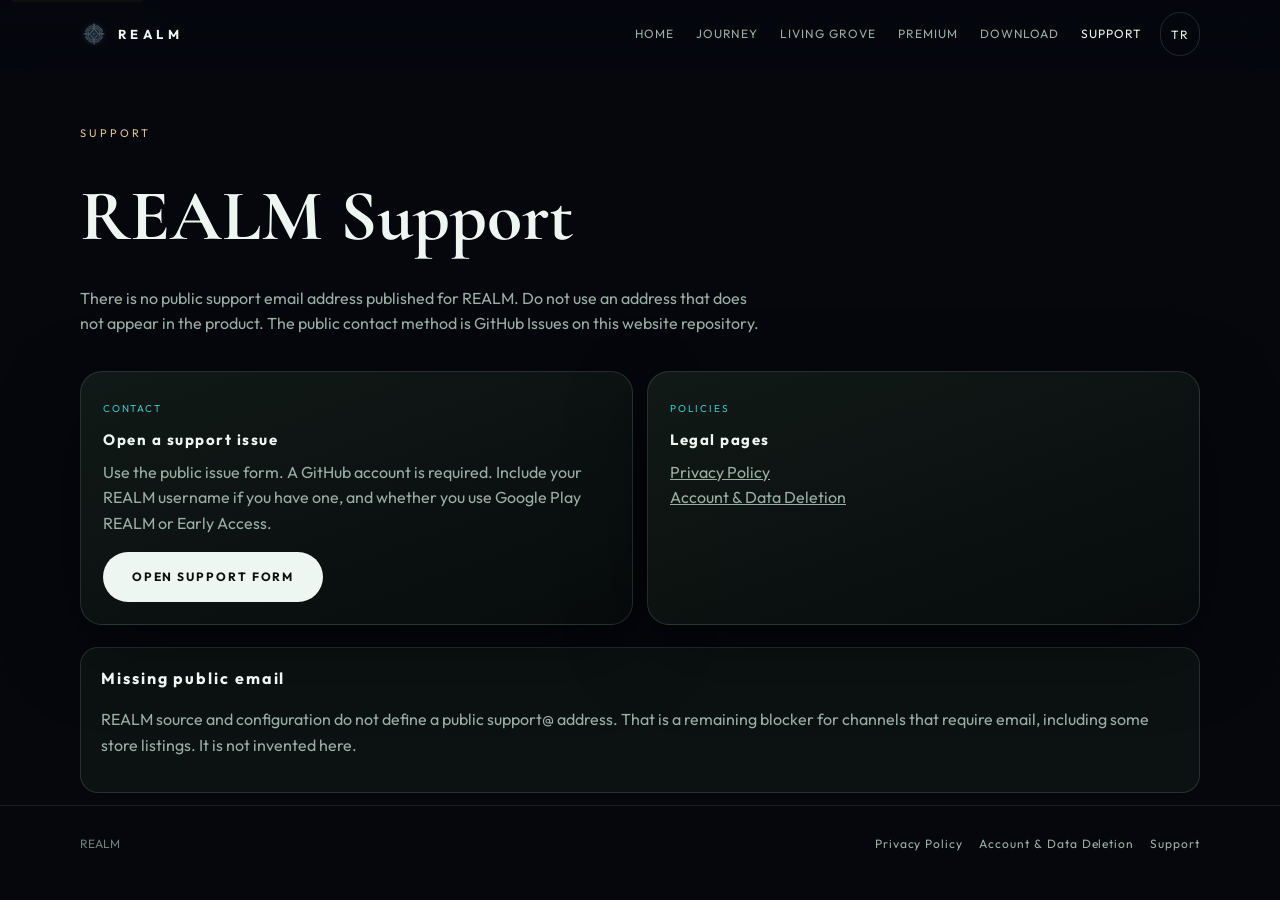
<file: support/index.html>
<!doctype html>
<html lang="en">
<head>
  <meta charset="utf-8">
  <meta name="viewport" content="width=device-width, initial-scale=1, viewport-fit=cover">
  <title>REALM Support</title>
  <meta name="description" content="REALM support, privacy policy, and account deletion. No invented email address.">
  <meta name="theme-color" content="#05070d">
  <link rel="canonical" href="https://brokebrosol.github.io/realm/support/">
  <meta property="og:title" content="REALM Support">
  <meta property="og:description" content="REALM support, privacy policy, and account deletion. No invented email address.">
  <meta property="og:type" content="website">
  <meta property="og:url" content="https://brokebrosol.github.io/realm/support/">
  <meta property="og:image" content="https://brokebrosol.github.io/realm/assets/brand/og.png">
  <link rel="icon" href="../assets/brand/icon-512.png">
  <link rel="apple-touch-icon" href="../assets/brand/icon-512.png">
  <link rel="preconnect" href="https://fonts.googleapis.com">
  <link rel="preconnect" href="https://fonts.gstatic.com" crossorigin>
  <link href="https://fonts.googleapis.com/css2?family=Cormorant+Garamond:ital,wght@0,600;1,500&family=Outfit:wght@400;500;600;700&display=swap" rel="stylesheet">
  <link rel="stylesheet" href="../assets/site.css">
  
</head>
<body>

  <a class="skip" href="#content">Skip to content</a>
  <header class="site-header">
    <div class="wrap nav">
      <a class="brand" href="../">
        <img src="../assets/brand/icon-512.png" alt="" width="28" height="28">
        REALM
      </a>
      <nav class="nav-links" aria-label="Primary">
        <a href="../" data-en="Home" data-tr="Ana Sayfa">Home</a><a href="../journey/" data-en="Journey" data-tr="Yolculuk">Journey</a><a href="../living-grove/" data-en="Living Grove" data-tr="Living Grove">Living Grove</a><a href="../premium/" data-en="Premium" data-tr="Premium">Premium</a><a href="../download/" data-en="Download" data-tr="İndir">Download</a><a href="../support/" aria-current="page" data-en="Support" data-tr="Destek">Support</a>
        <button class="lang" type="button" aria-label="Switch language">TR</button>
      </nav>
      <button class="menu-btn" type="button" aria-expanded="false" data-en-aria="Open menu" data-tr-aria="Menüyü aç">Menu</button>
    </div>
    <nav class="drawer" aria-label="Mobile">
      <a href="../" data-en="Home" data-tr="Ana Sayfa">Home</a><a href="../journey/" data-en="Journey" data-tr="Yolculuk">Journey</a><a href="../living-grove/" data-en="Living Grove" data-tr="Living Grove">Living Grove</a><a href="../premium/" data-en="Premium" data-tr="Premium">Premium</a><a href="../download/" data-en="Download" data-tr="İndir">Download</a><a href="../support/" aria-current="page" data-en="Support" data-tr="Destek">Support</a>
    </nav>
  </header>

  <main id="content" class="page-hero">
    <div class="wrap">
      <p class="eyebrow">Support</p>
      <h1>REALM Support</h1>
      <p class="lead" data-en="There is no public support email address published for REALM. Do not use an address that does not appear in the product. The public contact method is GitHub Issues on this website repository." data-tr="REALM için yayımlanmış genel bir destek e-postası yoktur. Üründe görünmeyen bir adres uydurulmaz. Kamuya açık iletişim yöntemi bu site deposundaki GitHub Issues’tır.">There is no public support email address published for REALM. Do not use an address that does not appear in the product. The public contact method is GitHub Issues on this website repository.</p>
      <div class="grid grid-2">
        <article class="card">
          <span class="tag" data-en="Contact" data-tr="İletişim">Contact</span>
          <h3 data-en="Open a support issue" data-tr="Destek kaydı aç">Open a support issue</h3>
          <p data-en="Use the public issue form. A GitHub account is required. Include your REALM username if you have one, and whether you use Google Play REALM or Early Access." data-tr="Herkese açık kayıt formunu kullan. GitHub hesabı gerekir. Varsa REALM kullanıcı adını ve Google Play REALM mi Early Access mi kullandığını yaz.">Use the public issue form. A GitHub account is required. Include your REALM username if you have one, and whether you use Google Play REALM or Early Access.</p>
          <p style="margin-top:16px"><a class="cta cta-primary" href="https://github.com/BrokeBroSOL/realm/issues/new?template=support.yml" data-en="Open support form" data-tr="Destek formunu aç">Open support form</a></p>
        </article>
        <article class="card">
          <span class="tag" data-en="Policies" data-tr="Politikalar">Policies</span>
          <h3 data-en="Legal pages" data-tr="Yasal sayfalar">Legal pages</h3>
          <p><a href="../privacy/" data-en="Privacy Policy" data-tr="Gizlilik Politikası">Privacy Policy</a></p>
          <p><a href="../delete-account/" data-en="Account & Data Deletion" data-tr="Hesap ve Veri Silme">Account & Data Deletion</a></p>
        </article>
      </div>
      <div class="notice" style="margin-top:22px">
        <strong data-en="Missing public email" data-tr="Eksik genel e-posta">Missing public email</strong>
        <p data-en="REALM source and configuration do not define a public support@ address. That is a remaining blocker for channels that require email, including some store listings. It is not invented here." data-tr="REALM kaynak ve yapılandırması public bir support@ adresi tanımlamaz. E-posta isteyen kanallar (bazı mağaza kayıtları dahil) için bu bir blocker olarak kalır. Burada uydurulmaz.">REALM source and configuration do not define a public support@ address. That is a remaining blocker for channels that require email, including some store listings. It is not invented here.</p>
      </div>
    </div>
  </main>

  <footer>
    <div class="wrap foot">
      <div>REALM</div>
      <nav>
        <a href="../privacy/" data-en="Privacy Policy" data-tr="Gizlilik Politikası">Privacy Policy</a>
        <a href="../delete-account/" data-en="Account & Data Deletion" data-tr="Hesap ve Veri Silme">Account & Data Deletion</a>
        <a href="../support/" data-en="Support" data-tr="Destek">Support</a>
      </nav>
    </div>
  </footer>
  <script src="../assets/site.js"></script>
</body>
</html>
</file>
<file: assets/site.css>
:root {
  --bg: #05070d;
  --bg-2: #08110e;
  --forest: #0c1a14;
  --panel: rgba(8, 14, 16, 0.78);
  --panel-solid: #101816;
  --text: #eef6f1;
  --muted: #9aafa4;
  --faint: #6d8178;
  --line: rgba(176, 214, 196, 0.16);
  --teal: #7ecb8a;
  --water: #3ec6c9;
  --gold: #d4b15a;
  --gold-soft: #e6c589;
  --danger: #c9896a;
  --shadow: 0 24px 80px rgba(0, 0, 0, 0.45);
  --radius: 22px;
  --font-display: "Cormorant Garamond", "Times New Roman", serif;
  --font-body: "Outfit", system-ui, sans-serif;
  --max: 1120px;
}

* { box-sizing: border-box; }
html { scroll-behavior: smooth; }
html, body { margin: 0; padding: 0; }
body {
  color: var(--text);
  background: var(--bg);
  font: 16px/1.6 var(--font-body);
  min-height: 100%;
  overflow-x: hidden;
}
img { max-width: 100%; display: block; }
a { color: inherit; }
button, [role="button"] { cursor: pointer; }
button { font-family: inherit; }

.skip {
  position: absolute;
  left: 12px;
  top: -40px;
  background: var(--gold);
  color: #14110a;
  padding: 8px 12px;
  z-index: 20;
}
.skip:focus { top: 12px; }

.wrap {
  width: min(var(--max), calc(100% - 36px));
  margin: 0 auto;
}

.site-header {
  position: sticky;
  top: 0;
  z-index: 30;
  backdrop-filter: blur(18px);
  background: linear-gradient(180deg, rgba(5, 7, 13, 0.92), rgba(5, 7, 13, 0.72) 70%, transparent);
  border-bottom: 1px solid transparent;
}
.nav {
  display: flex;
  align-items: center;
  justify-content: space-between;
  min-height: 68px;
  gap: 16px;
  padding-top: env(safe-area-inset-top);
}
.brand {
  display: inline-flex;
  align-items: center;
  gap: 10px;
  text-decoration: none;
  letter-spacing: 0.34em;
  font-weight: 700;
  font-size: 13px;
}
.brand img, .brand svg {
  width: 28px;
  height: 28px;
}
.nav-links {
  display: flex;
  align-items: center;
  gap: 2px;
  flex-wrap: wrap;
  justify-content: flex-end;
}
.nav-links a, .lang, .menu-btn {
  color: var(--muted);
  text-decoration: none;
  font-size: 12px;
  letter-spacing: 0.08em;
  text-transform: uppercase;
  padding: 10px 10px;
  min-height: 44px;
  display: inline-flex;
  align-items: center;
  background: none;
  border: 0;
  white-space: nowrap;
}
.nav-links a[aria-current="page"], .nav-links a:hover {
  color: var(--text);
}
.lang {
  border: 1px solid var(--line);
  border-radius: 999px;
  color: var(--text);
  margin-left: 6px;
}
.menu-btn { display: none; }

.hero {
  position: relative;
  min-height: 92vh;
  display: grid;
  align-items: end;
  overflow: hidden;
  isolation: isolate;
}
.hero-bg {
  position: absolute;
  inset: 0;
  z-index: -2;
  overflow: hidden;
  background: #05070d;
}
.hero-bg img {
  position: absolute;
  inset: 0;
  width: 100%;
  height: 100%;
  object-fit: cover;
  object-position: center 42%;
}
.hero-bg::before {
  content: "";
  position: absolute;
  inset: 0;
  background:
    linear-gradient(180deg, rgba(5,7,13,0.18) 0%, rgba(5,7,13,0.08) 32%, rgba(5,7,13,0.55) 68%, var(--bg) 100%),
    linear-gradient(90deg, rgba(5,7,13,0.35), transparent 38%, transparent 72%, rgba(5,7,13,0.25));
  pointer-events: none;
}
.hero-bg::after {
  content: "";
  position: absolute;
  inset: auto 0 0 0;
  height: 42%;
  background: linear-gradient(180deg, transparent, var(--bg));
}
.hero-copy {
  padding: 120px 0 72px;
  max-width: 760px;
}
.eyebrow {
  color: var(--gold-soft);
  font-size: 11px;
  letter-spacing: 0.28em;
  text-transform: uppercase;
  margin: 0 0 16px;
}
.hero h1 {
  font-family: var(--font-display);
  font-size: clamp(64px, 16vw, 148px);
  line-height: 0.82;
  letter-spacing: 0.08em;
  margin: 0 0 18px;
  font-weight: 600;
}
.intent {
  font-family: var(--font-display);
  font-size: clamp(20px, 3vw, 30px);
  font-style: normal;
  font-weight: 600;
  letter-spacing: 0.14em;
  text-transform: uppercase;
  color: var(--text);
  margin: 0 0 18px;
}
.lede {
  color: var(--muted);
  font-size: clamp(16px, 2vw, 19px);
  max-width: 560px;
  margin: 0 0 28px;
}
.cta-row {
  display: flex;
  flex-wrap: wrap;
  gap: 12px;
  align-items: center;
}
.cta {
  display: inline-flex;
  align-items: center;
  justify-content: center;
  min-height: 48px;
  min-width: 220px;
  padding: 14px 26px;
  border-radius: 999px;
  text-decoration: none;
  font-size: 12px;
  font-weight: 700;
  letter-spacing: 0.16em;
  text-transform: uppercase;
  border: 1px solid transparent;
}
.cta-primary {
  background: var(--text);
  color: #0b100e;
}
.cta-primary:hover { filter: brightness(1.06); }
.cta-ghost {
  border-color: var(--line);
  color: var(--text);
  background: rgba(8, 14, 16, 0.45);
}
.cta[aria-disabled="true"], .cta.blocked {
  opacity: 0.55;
  pointer-events: none;
}
.sub {
  display: block;
  margin-top: 14px;
  color: var(--faint);
  font-size: 12px;
  letter-spacing: 0.08em;
}

.section {
  padding: 88px 0;
  border-top: 1px solid rgba(176, 214, 196, 0.08);
}
.section h2 {
  font-family: var(--font-display);
  font-size: clamp(32px, 6vw, 56px);
  line-height: 1.05;
  margin: 0 0 14px;
  font-weight: 600;
}
.lead { color: var(--muted); max-width: 680px; margin: 0; }

.grid {
  display: grid;
  grid-template-columns: repeat(3, 1fr);
  gap: 14px;
  margin-top: 34px;
}
.grid-2 { grid-template-columns: repeat(2, 1fr); }
.grid-4 { grid-template-columns: repeat(4, 1fr); }

.card {
  background: linear-gradient(160deg, rgba(18, 28, 24, 0.92), rgba(8, 12, 12, 0.92));
  border: 1px solid var(--line);
  border-radius: var(--radius);
  padding: 22px;
  min-height: 168px;
  box-shadow: var(--shadow);
}
.card h3 {
  margin: 8px 0 8px;
  letter-spacing: 0.1em;
  font-size: 15px;
}
.card p { color: var(--muted); margin: 0; }
.tag {
  font-size: 10px;
  letter-spacing: 0.18em;
  color: var(--water);
  text-transform: uppercase;
}
.tag.free { color: var(--teal); }
.tag.soon { color: var(--gold); }
.motto {
  color: var(--gold-soft);
  font-size: 11px;
  letter-spacing: 0.14em;
  margin: 0 0 8px;
}

.journey {
  display: grid;
  gap: 0;
  margin-top: 36px;
}
.step {
  display: grid;
  grid-template-columns: 88px 1fr;
  gap: 18px;
  align-items: start;
  padding: 18px 0;
  border-top: 1px solid rgba(176, 214, 196, 0.1);
}
.step-index {
  font-family: var(--font-display);
  color: var(--gold);
  letter-spacing: 0.18em;
  font-size: 13px;
  padding-top: 6px;
}
.step h3 {
  margin: 0 0 6px;
  letter-spacing: 0.16em;
  font-size: 18px;
}
.step p { margin: 0; color: var(--muted); }

.still-grid {
  display: grid;
  grid-template-columns: repeat(5, 1fr);
  gap: 10px;
  margin-top: 28px;
}
.still {
  position: relative;
  overflow: hidden;
  border-radius: 16px;
  min-height: 180px;
  border: 1px solid var(--line);
  background: #0a1210;
}
.still img {
  width: 100%;
  height: 180px;
  object-fit: cover;
  object-position: center 40%;
}
.still figcaption {
  position: absolute;
  left: 10px;
  bottom: 10px;
  font-size: 11px;
  letter-spacing: 0.14em;
  color: var(--text);
  text-shadow: 0 1px 8px #000;
}
.caption-note {
  margin-top: 12px;
  color: var(--faint);
  font-size: 13px;
}

.premium-hero {
  display: grid;
  grid-template-columns: 1.1fr 0.9fr;
  gap: 28px;
  align-items: center;
}
.aether-orb {
  border-radius: 28px;
  overflow: hidden;
  border: 1px solid var(--line);
  min-height: 280px;
  background: #07090c center/cover no-repeat;
}
.aether-orb img {
  width: 100%;
  height: 100%;
  min-height: 280px;
  object-fit: cover;
}

.play-box, .notice {
  margin-top: 22px;
  padding: 18px 20px;
  border: 1px solid var(--line);
  border-radius: 18px;
  background: rgba(16, 24, 22, 0.7);
  color: var(--muted);
}
.play-box strong, .notice strong { color: var(--text); display: block; letter-spacing: 0.12em; margin-bottom: 6px; }
.warn { color: var(--gold-soft); }

.legal {
  width: min(780px, calc(100% - 36px));
  margin: 0 auto;
  padding: 36px 0 96px;
}
.legal h1 {
  font-family: var(--font-display);
  font-size: clamp(36px, 7vw, 56px);
  margin: 8px 0 12px;
}
.legal h2 {
  margin-top: 32px;
  font-size: 15px;
  letter-spacing: 0.14em;
  text-transform: uppercase;
}
.legal p, .legal li { color: var(--muted); }
.legal a { color: var(--gold-soft); }
.meta-line { color: var(--faint); font-size: 13px; }

.page-hero {
  padding: 56px 0 12px;
}
.page-hero h1 {
  font-family: var(--font-display);
  font-size: clamp(40px, 8vw, 72px);
  margin: 0 0 12px;
}

footer {
  border-top: 1px solid rgba(176, 214, 196, 0.1);
  padding: 28px 0 calc(28px + env(safe-area-inset-bottom));
  color: var(--faint);
  font-size: 12px;
}
.foot {
  display: flex;
  justify-content: space-between;
  gap: 18px;
  flex-wrap: wrap;
  align-items: center;
}
.foot nav { display: flex; flex-wrap: wrap; gap: 8px 16px; }
.foot a { color: var(--muted); text-decoration: none; letter-spacing: 0.08em; }
.foot a:hover { color: var(--text); }

.drawer {
  display: none;
}

@media (max-width: 900px) {
  .grid, .grid-2, .grid-4, .still-grid, .premium-hero {
    grid-template-columns: 1fr;
  }
  .still-grid { grid-template-columns: 1fr 1fr; }
  .still img { height: 150px; }
  .hero { min-height: 86vh; }
  .hero-copy { padding: 84px 0 56px; }
}

@media (max-width: 760px) {
  .nav-links { display: none; }
  .menu-btn { display: inline-flex; }
  .drawer {
    display: none;
    position: absolute;
    left: 0; right: 0;
    background: rgba(5, 7, 13, 0.96);
    border-bottom: 1px solid var(--line);
    padding: 8px 18px 18px;
  }
  .drawer.open { display: grid; }
  .drawer a {
    min-height: 44px;
    display: flex;
    align-items: center;
    text-decoration: none;
    letter-spacing: 0.16em;
    text-transform: uppercase;
    font-size: 13px;
    color: var(--text);
    border-top: 1px solid rgba(176, 214, 196, 0.08);
  }
  .step { grid-template-columns: 1fr; gap: 6px; }
  .cta { width: 100%; }
  .wrap { width: min(var(--max), calc(100% - 28px)); }
}

@media (prefers-reduced-motion: reduce) {
  html { scroll-behavior: auto; }
  * { transition: none !important; }
}

code { overflow-wrap: anywhere; word-break: break-all; }
.notice p, .meta-line { overflow-wrap: anywhere; }
</file>
